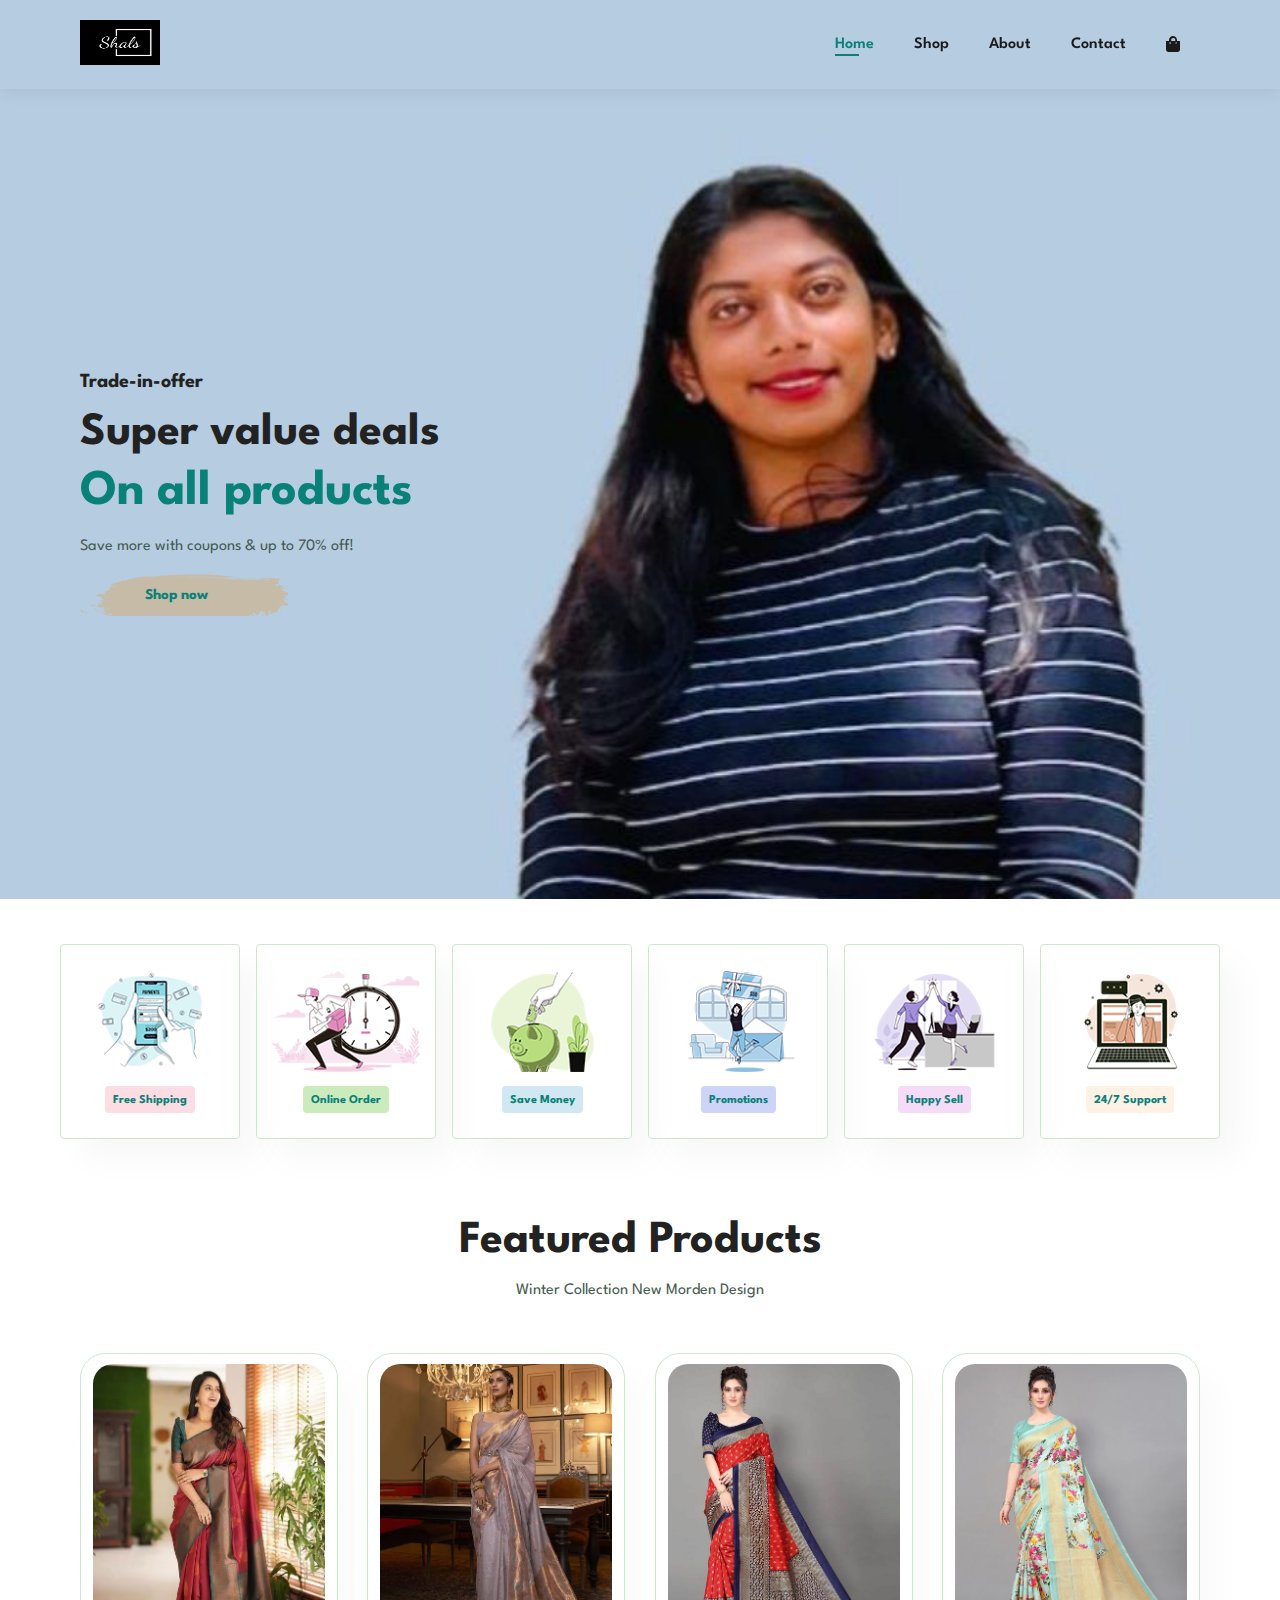
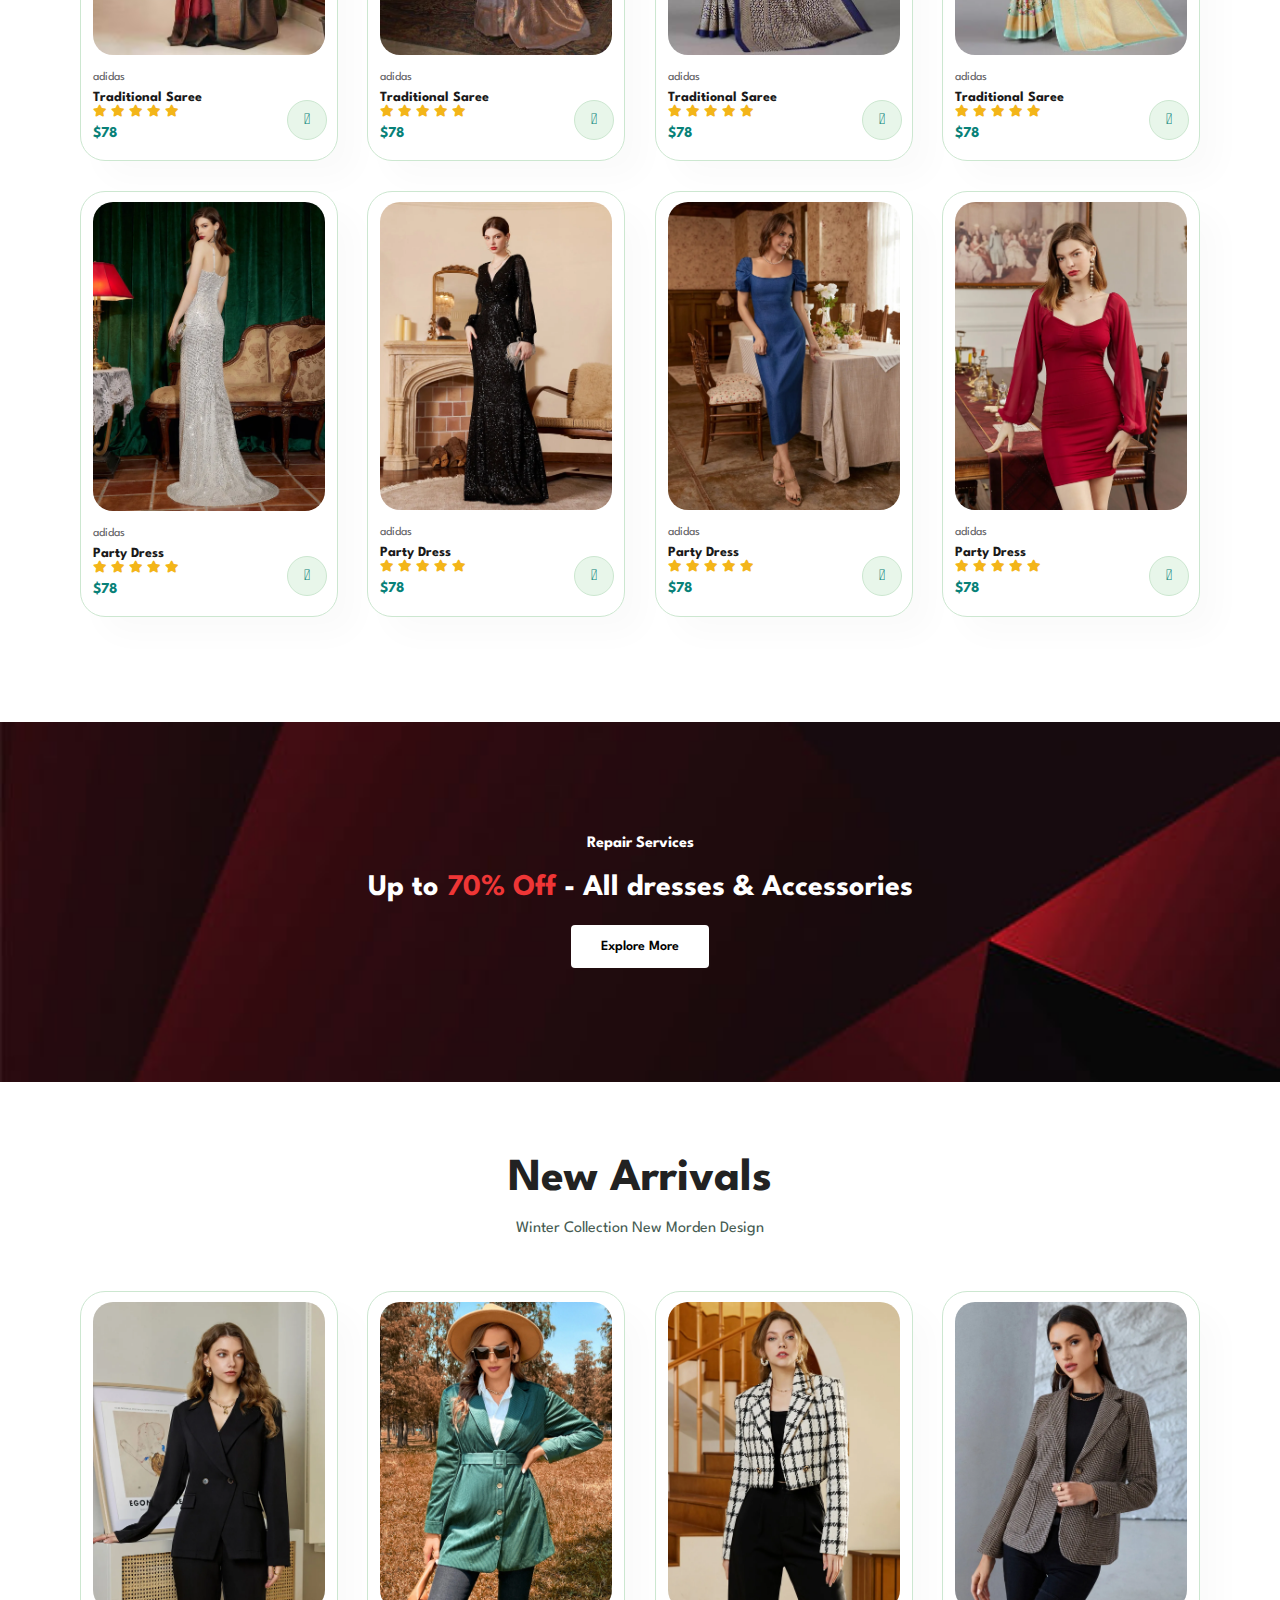
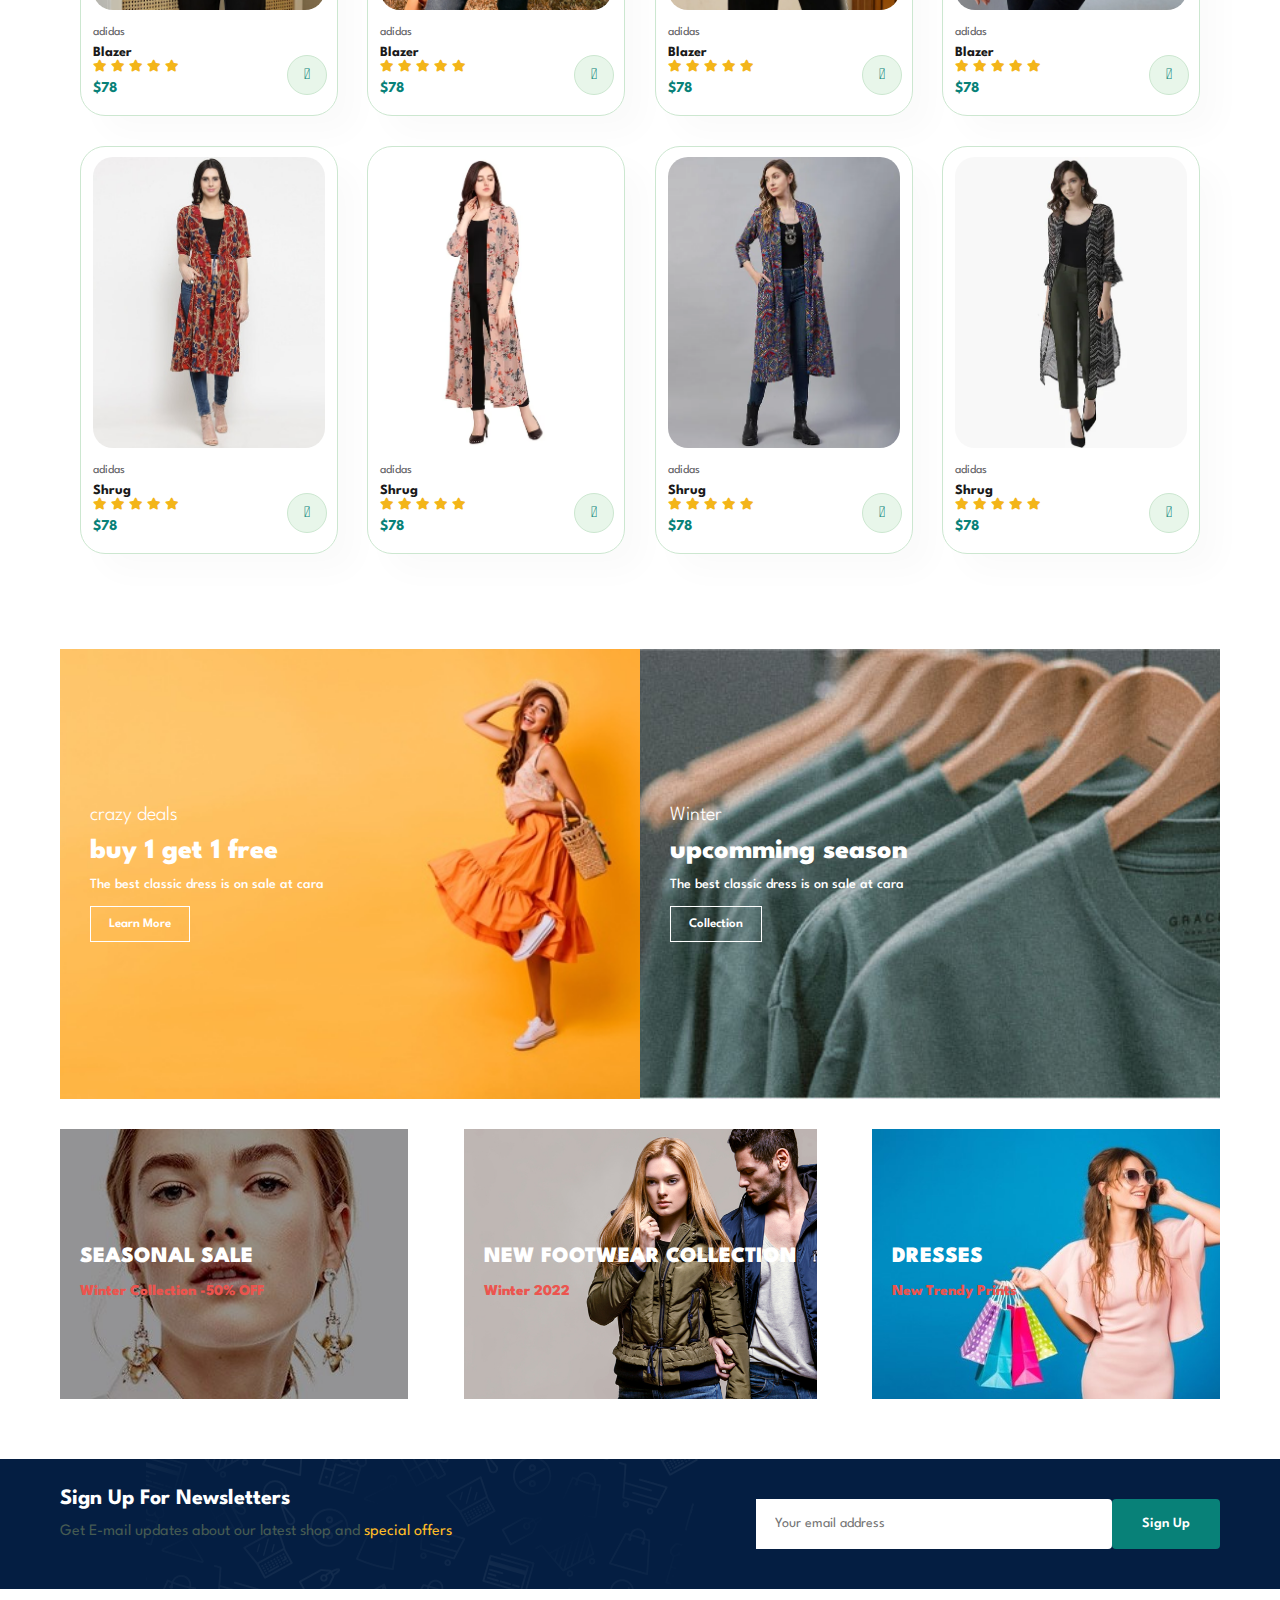
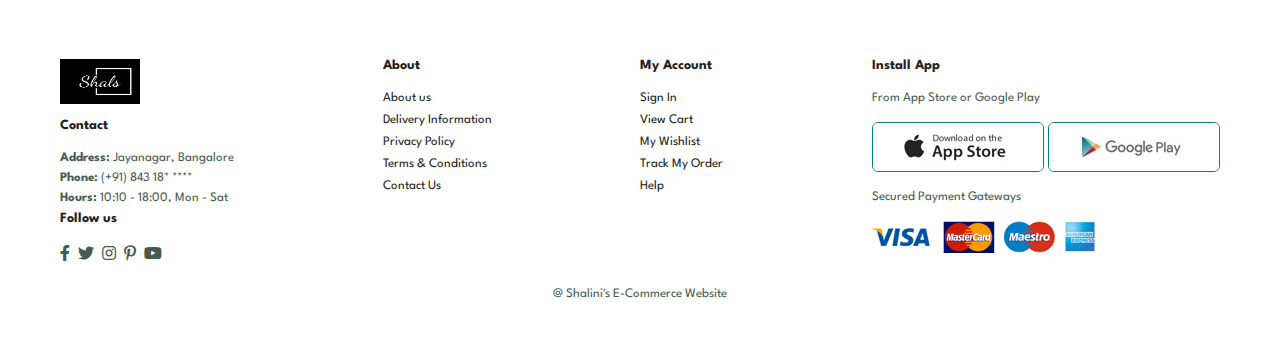
<file: index.html>
<!DOCTYPE html>
<html lang="en">
<head>
    <meta charset="UTF-8">
    <meta http-equiv="X-UA-Compatible" content="IE=edge">
    <meta name="viewport" content="width=device-width, initial-scale=1.0">
    <title>Shalini</title>
    <link rel="icon" type="image/x-icon" href="img/favicon.ico">

    <!------------------Link CSS------------------------>
    <link rel="stylesheet" href="https://use.fontawesome.com/releases/v5.15.4/css/all.css"/>

    <link rel="stylesheet" href="style.css">
</head>

<body>
    <!------------------------------Header--------------------------------------->
    <section id="header">
        <a href="#"><img src="img/logo.png" class="logo" width="80" height="45" alt=""></a>

        <div>
            <ul id="navbar">
                <li><a class="active" href="index.html">Home</a></li>
                <li><a href="shop.html">Shop</a></li>
                <li><a href="about.html">About</a></li>
                <li><a href="contact.html">Contact</a></li>
                <li><a href="cart.html"><i class="fas fa-shopping-bag "></i></a></li>
            </ul>
        </div>
        <div id="mobile">
            <a href="cart.html"><i class="fas fa-shopping-bag"></i></a>
            <i id="bar" class="fas fa-outdent"></i>
        </div>
    </section>
    <!------------------------------Hero--------------------------------------->
    <section id="hero">
        <h4>Trade-in-offer</h4>
        <h2>Super value deals</h2>
        <h1>On all products</h1>
        <p>Save more with coupons & up to 70% off! </p>
        <button>Shop now</button>
    </section>
    <!------------------------------Feature--------------------------------------->
    <section id="feature" class="section-p1">
        <div class="fe-box">
            <img src="img/features/f1.png" alt="">
            <h6>Free Shipping</h6>
        </div>
        <div class="fe-box">
            <img src="img/features/f2.png" alt="">
            <h6>Online Order</h6>
        </div>
        <div class="fe-box">
            <img src="img/features/f3.png" alt="">
            <h6>Save Money</h6>
        </div>
        <div class="fe-box">
            <img src="img/features/f4.png" alt="">
            <h6>Promotions</h6>
        </div>
        <div class="fe-box">
            <img src="img/features/f5.png" alt="">
            <h6>Happy Sell</h6>
        </div>
        <div class="fe-box">
            <img src="img/features/f6.png" alt="">
            <h6>24/7 Support</h6>
        </div>
    </section>
    <!------------------------------Product1--------------------------------------->
    <section id="product1" class="section-p1">
        <h2>Featured Products</h2>
        <p>Winter Collection New Morden Design</p>
        <div class="pro-container">
            <div class="pro">
                <img src="img/products/f1.jpg" alt="">
                <div class="des">
                    <span>adidas</span>
                    <h5>Traditional Saree</h5>
                    <div class="star">
                        <i class="fas fa-star"></i>
                        <i class="fas fa-star"></i>
                        <i class="fas fa-star"></i>
                        <i class="fas fa-star"></i>
                        <i class="fas fa-star"></i>
                    </div>
                    <h4>$78</h4>
                </div>
                <a href="#"><i class="fal fa-shopping-cart cart"></i></a>
            </div>
            <div class="pro">
                <img src="img/products/f2.jpg" alt="">
                <div class="des">
                    <span>adidas</span>
                    <h5>Traditional Saree</h5>
                    <div class="star">
                        <i class="fas fa-star"></i>
                        <i class="fas fa-star"></i>
                        <i class="fas fa-star"></i>
                        <i class="fas fa-star"></i>
                        <i class="fas fa-star"></i>
                    </div>
                    <h4>$78</h4>
                </div>
                <a href="#"><i class="fal fa-shopping-cart cart"></i></a>
            </div>
            <div class="pro">
                <img src="img/products/f3.jpg" alt="">
                <div class="des">
                    <span>adidas</span>
                    <h5>Traditional Saree</h5>
                    <div class="star">
                        <i class="fas fa-star"></i>
                        <i class="fas fa-star"></i>
                        <i class="fas fa-star"></i>
                        <i class="fas fa-star"></i>
                        <i class="fas fa-star"></i>
                    </div>
                    <h4>$78</h4>
                </div>
                <a href="#"><i class="fal fa-shopping-cart cart"></i></a>
            </div>
            <div class="pro">
                <img src="img/products/f4.jpg" alt="">
                <div class="des">
                    <span>adidas</span>
                    <h5>Traditional Saree</h5>
                    <div class="star">
                        <i class="fas fa-star"></i>
                        <i class="fas fa-star"></i>
                        <i class="fas fa-star"></i>
                        <i class="fas fa-star"></i>
                        <i class="fas fa-star"></i>
                    </div>
                    <h4>$78</h4>
                </div>
                <a href="#"><i class="fal fa-shopping-cart cart"></i></a>
            </div>
            <div class="pro">
                <img src="img/products/f5.jpg" alt="">
                <div class="des">
                    <span>adidas</span>
                    <h5>Party Dress</h5>
                    <div class="star">
                        <i class="fas fa-star"></i>
                        <i class="fas fa-star"></i>
                        <i class="fas fa-star"></i>
                        <i class="fas fa-star"></i>
                        <i class="fas fa-star"></i>
                    </div>
                    <h4>$78</h4>
                </div>
                <a href="#"><i class="fal fa-shopping-cart cart"></i></a>
            </div>
            <div class="pro">
                <img src="img/products/f6.jpg" alt="">
                <div class="des">
                    <span>adidas</span>
                    <h5>Party Dress</h5>
                    <div class="star">
                        <i class="fas fa-star"></i>
                        <i class="fas fa-star"></i>
                        <i class="fas fa-star"></i>
                        <i class="fas fa-star"></i>
                        <i class="fas fa-star"></i>
                    </div>
                    <h4>$78</h4>
                </div>
                <a href="#"><i class="fal fa-shopping-cart cart"></i></a>
            </div>
            <div class="pro">
                <img src="img/products/f7.jpg" alt="">
                <div class="des">
                    <span>adidas</span>
                    <h5>Party Dress</h5>
                    <div class="star">
                        <i class="fas fa-star"></i>
                        <i class="fas fa-star"></i>
                        <i class="fas fa-star"></i>
                        <i class="fas fa-star"></i>
                        <i class="fas fa-star"></i>
                    </div>
                    <h4>$78</h4>
                </div>
                <a href="#"><i class="fal fa-shopping-cart cart"></i></a>
            </div>
            <div class="pro">
                <img src="img/products/f8.jpg" alt="">
                <div class="des">
                    <span>adidas</span>
                    <h5>Party Dress</h5>
                    <div class="star">
                        <i class="fas fa-star"></i>
                        <i class="fas fa-star"></i>
                        <i class="fas fa-star"></i>
                        <i class="fas fa-star"></i>
                        <i class="fas fa-star"></i>
                    </div>
                    <h4>$78</h4>
                </div>
                <a href="#"><i class="fal fa-shopping-cart cart"></i></a>
            </div>
        </div>
    </section>
    <!------------------------------Banner--------------------------------------->
    <section id="banner" class="section-m1">
        <h4>Repair Services</h4>
        <h2>Up to <span>70% Off</span> - All dresses & Accessories</h2>
        <button class="normal">Explore More</button>
    </section>
    <!------------------------------Product1--------------------------------------->
    <section id="product1" class="section-p1">
        <h2>New Arrivals</h2>
        <p>Winter Collection New Morden Design</p>
        <div class="pro-container">
            <div class="pro">
                <img src="img/products/n1.jpg" alt="">
                <div class="des">
                    <span>adidas</span>
                    <h5>Blazer</h5>
                    <div class="star">
                        <i class="fas fa-star"></i>
                        <i class="fas fa-star"></i>
                        <i class="fas fa-star"></i>
                        <i class="fas fa-star"></i>
                        <i class="fas fa-star"></i>
                    </div>
                    <h4>$78</h4>
                </div>
                <a href="#"><i class="fal fa-shopping-cart cart"></i></a>
            </div>
            <div class="pro">
                <img src="img/products/n2.jpg" alt="">
                <div class="des">
                    <span>adidas</span>
                    <h5>Blazer</h5>
                    <div class="star">
                        <i class="fas fa-star"></i>
                        <i class="fas fa-star"></i>
                        <i class="fas fa-star"></i>
                        <i class="fas fa-star"></i>
                        <i class="fas fa-star"></i>
                    </div>
                    <h4>$78</h4>
                </div>
                <a href="#"><i class="fal fa-shopping-cart cart"></i></a>
            </div>
            <div class="pro">
                <img src="img/products/n3.jpg" alt="">
                <div class="des">
                    <span>adidas</span>
                    <h5>Blazer</h5>
                    <div class="star">
                        <i class="fas fa-star"></i>
                        <i class="fas fa-star"></i>
                        <i class="fas fa-star"></i>
                        <i class="fas fa-star"></i>
                        <i class="fas fa-star"></i>
                    </div>
                    <h4>$78</h4>
                </div>
                <a href="#"><i class="fal fa-shopping-cart cart"></i></a>
            </div>
            <div class="pro">
                <img src="img/products/n4.jpg" alt="">
                <div class="des">
                    <span>adidas</span>
                    <h5>Blazer</h5>
                    <div class="star">
                        <i class="fas fa-star"></i>
                        <i class="fas fa-star"></i>
                        <i class="fas fa-star"></i>
                        <i class="fas fa-star"></i>
                        <i class="fas fa-star"></i>
                    </div>
                    <h4>$78</h4>
                </div>
                <a href="#"><i class="fal fa-shopping-cart cart"></i></a>
            </div>
            <div class="pro">
                <img src="img/products/n5.jpg" alt="">
                <div class="des">
                    <span>adidas</span>
                    <h5>Shrug</h5>
                    <div class="star">
                        <i class="fas fa-star"></i>
                        <i class="fas fa-star"></i>
                        <i class="fas fa-star"></i>
                        <i class="fas fa-star"></i>
                        <i class="fas fa-star"></i>
                    </div>
                    <h4>$78</h4>
                </div>
                <a href="#"><i class="fal fa-shopping-cart cart"></i></a>
            </div>
            <div class="pro">
                <img src="img/products/n6.jpg" alt="">
                <div class="des">
                    <span>adidas</span>
                    <h5>Shrug</h5>
                    <div class="star">
                        <i class="fas fa-star"></i>
                        <i class="fas fa-star"></i>
                        <i class="fas fa-star"></i>
                        <i class="fas fa-star"></i>
                        <i class="fas fa-star"></i>
                    </div>
                    <h4>$78</h4>
                </div>
                <a href="#"><i class="fal fa-shopping-cart cart"></i></a>
            </div>
            <div class="pro">
                <img src="img/products/n7.jpg" alt="">
                <div class="des">
                    <span>adidas</span>
                    <h5>Shrug</h5>
                    <div class="star">
                        <i class="fas fa-star"></i>
                        <i class="fas fa-star"></i>
                        <i class="fas fa-star"></i>
                        <i class="fas fa-star"></i>
                        <i class="fas fa-star"></i>
                    </div>
                    <h4>$78</h4>
                </div>
                <a href="#"><i class="fal fa-shopping-cart cart"></i></a>
            </div>
            <div class="pro">
                <img src="img/products/n8.jpg" alt="">
                <div class="des">
                    <span>adidas</span>
                    <h5>Shrug</h5>
                    <div class="star">
                        <i class="fas fa-star"></i>
                        <i class="fas fa-star"></i>
                        <i class="fas fa-star"></i>
                        <i class="fas fa-star"></i>
                        <i class="fas fa-star"></i>
                    </div>
                    <h4>$78</h4>
                </div>
                <a href="#"><i class="fal fa-shopping-cart cart"></i></a>
            </div>
        </div>
    </section>
    <!------------------------------sm-banner--------------------------------------->
    <section id="sm-banner" class="section-p1">
        <div class="banner-box">
            <h4>crazy deals</h4>
            <h2>buy 1 get 1 free</h2>
            <span>The best classic dress is on sale at cara</span>
            <button class="white">Learn More</button>
        </div>
        <div class="banner-box banner-box2">
            <h4>Winter</h4>
            <h2>upcomming season</h2>
            <span>The best classic dress is on sale at cara</span>
            <button class="white">Collection</button>
        </div>
    </section>
    <!------------------------------Banner3--------------------------------------->
    <section id="banner3">
        <div class="banner-box">
            <h2>SEASONAL SALE</h2>
            <h3>Winter Collection -50% OFF</h3>
        </div>
        <div class="banner-box banner-box2">
            <h2>NEW FOOTWEAR COLLECTION</h2>
            <h3>Winter 2022</h3>
        </div>
        <div class="banner-box banner-box3">
            <h2>DRESSES</h2>
            <h3>New Trendy Prints</h3>
        </div>
    </section>
    <!------------------------------NewsLetter--------------------------------------->
    <section id="newsletter" class="section-p1 section-m1">
        <div class="newstext">
            <h4>Sign Up For Newsletters</h4>
            <p>Get E-mail updates about our latest shop and <span>special offers</span></p>
        </div>
        <div class="form">
            <input type="text" placeholder="Your email address">
            <button class="normal">Sign Up</button>
        </div>
    </section>
    <!------------------------------Footer--------------------------------------->
    <footer class="section-p1">
        <div class="col">
            <img class="logo" src="img/logo.png" width="80" height="45" alt=""> <br>
            <h4>Contact</h4>
            <p><strong>Address: </strong> Jayanagar, Bangalore</p>
            <p><strong>Phone:</strong> (+91) 843 18* ****</p>
            <p><strong>Hours:</strong> 10:10 - 18:00, Mon - Sat</p>
            <div class="follow">
                <h4>Follow us</h4>
                <div class="icon">
                    <i class="fab fa-facebook-f"></i>
                    <i class="fab fa-twitter"></i>
                    <i class="fab fa-instagram"></i>
                    <i class="fab fa-pinterest-p"></i>
                    <i class="fab fa-youtube"></i>
                </div>
            </div>
        </div>

        <div class="col">
            <h4>About</h4>
            <a href="#">About us</a>
            <a href="#">Delivery Information</a>
            <a href="#">Privacy Policy</a>
            <a href="#">Terms & Conditions</a>
            <a href="#">Contact Us</a>
        </div>

        <div class="col">
            <h4>My Account</h4>
            <a href="#">Sign In</a>
            <a href="#">View Cart</a>
            <a href="#">My Wishlist</a>
            <a href="#">Track My Order</a>
            <a href="#">Help</a>
        </div>

        <div class="col install">
            <h4>Install App</h4>
            <p>From App Store or Google Play</p>
            <div class="row">
                <img src="img/pay/app.jpg" alt="">
                <img src="img/pay/play.jpg" alt="">
            </div>
            <p>Secured Payment Gateways </p>
            <img src="img/pay/pay.png" alt="">
        </div>

        <div class="copyright">
            <p>@ Shalini's E-Commerce Website</p>
        </div>
    </footer>
    
    <script src="script.js"></script>
</body>

</html>
</file>
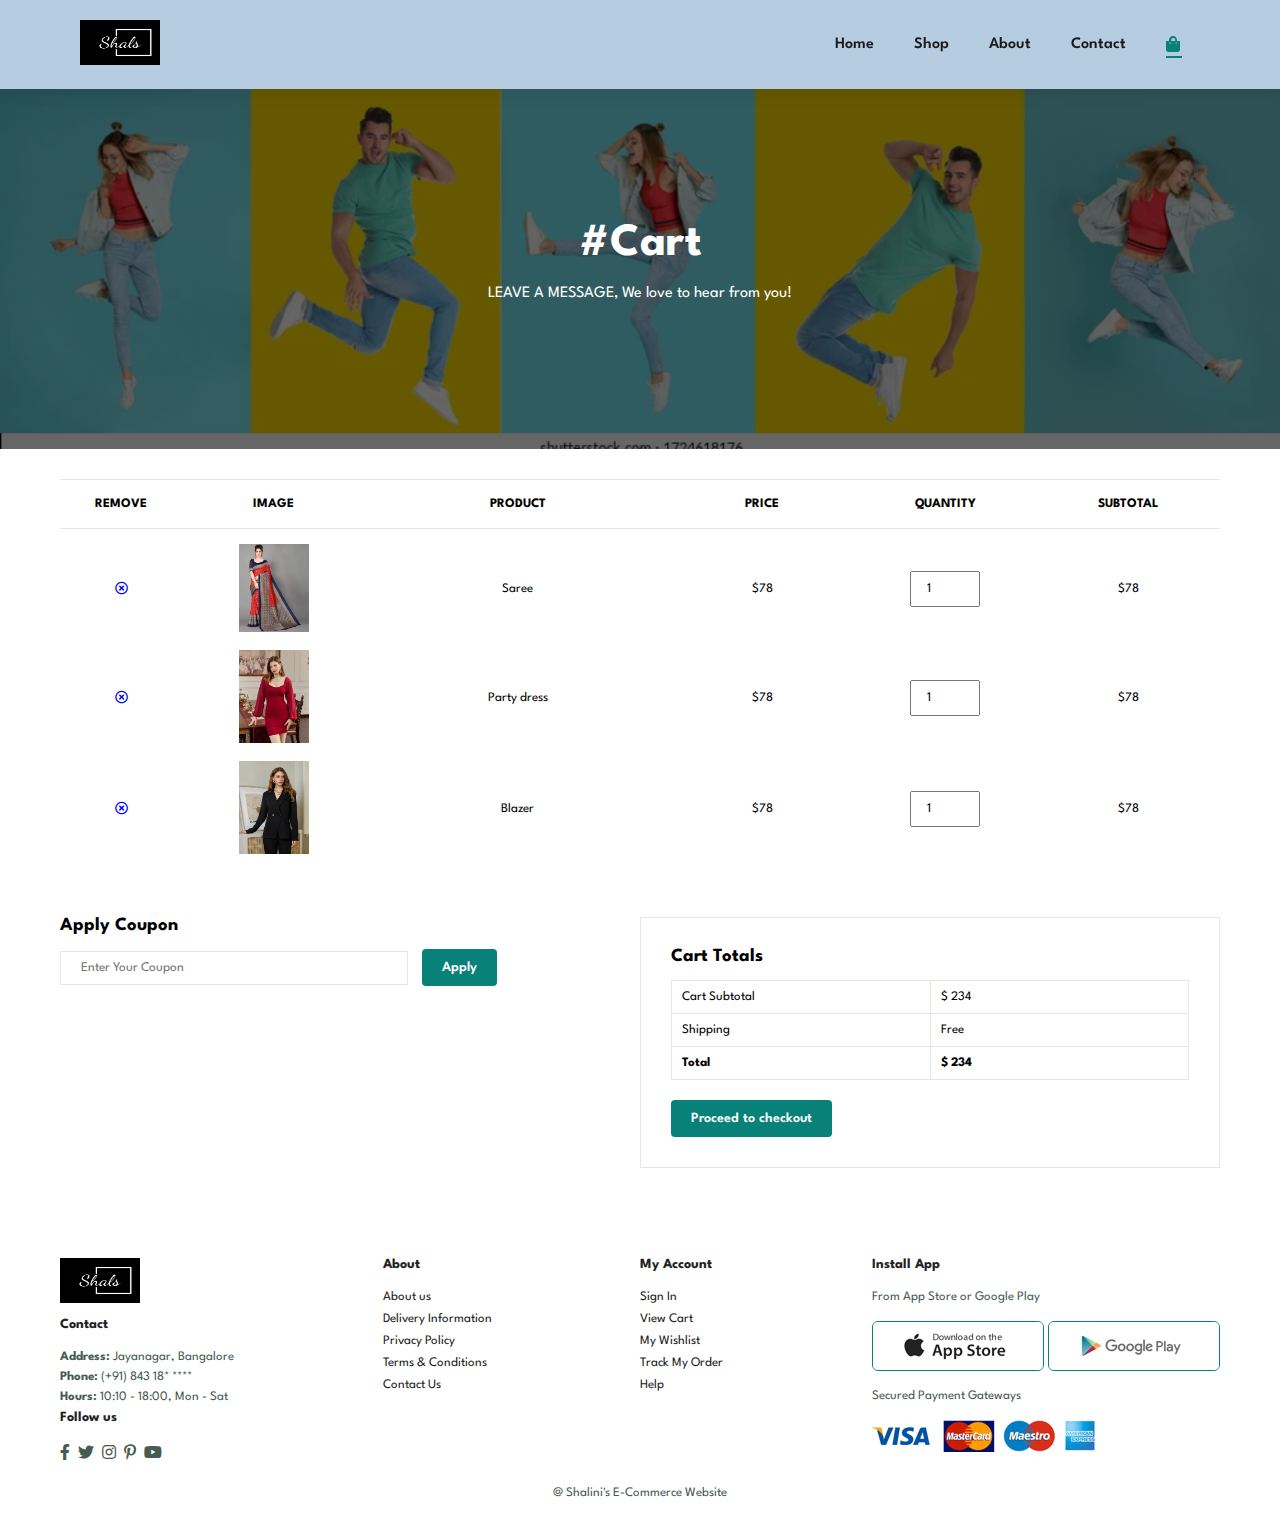
<file: cart.html>
<!DOCTYPE html>
<html lang="en">
<head>
    <meta charset="UTF-8">
    <meta http-equiv="X-UA-Compatible" content="IE=edge">
    <meta name="viewport" content="width=device-width, initial-scale=1.0">
    <title>Shalini</title>
    <link rel="icon" type="image/x-icon" href="img/favicon.ico">
    <!------------------Link CSS------------------------>
    <link rel="stylesheet" href="https://use.fontawesome.com/releases/v5.15.4/css/all.css"/>

    <link rel="stylesheet" href="style.css">
</head>

<body>
    <!------------------------------Header--------------------------------------->
    <section id="header">
        <a href="#"><img src="img/logo.png" class="logo" width="80" height="45" alt=""></a>

        <div>
            <ul id="navbar">
                <li><a  href="index.html">Home</a></li>
                <li><a  href="shop.html">Shop</a></li>
                <li><a  href="about.html">About</a></li>
                <li><a  href="contact.html">Contact</a></li>
                <li id="lg-bag"><a class="active" href="cart.html"><i class="fas fa-shopping-bag "></i></a></li>
            </ul>
        </div>
        <div id="mobile">
            <a href="cart.html"><i class="fas fa-shopping-bag"></i></a>
            <i id="bar" class="fas fa-outdent"></i>
        </div>
    </section>
    <!------------------------------Hero--------------------------------------->
    <section id="page-header" class="about-header">

        <h2>#Cart</h2>

        <p>LEAVE A MESSAGE, We love to hear from you!</p>
    </section>

    <section id="cart" class="section-p1">
        <table width="100%">
            <thead>
                <tr>
                    <td>Remove</td>
                    <td>Image</td>
                    <td>Product</td>
                    <td>Price</td>
                    <td>Quantity</td>
                    <td>Subtotal</td>
                </tr>
            </thead>
            <tbody>
                <tr>
                    <td><a href="#"><i class="far fa-times-circle"></i></a></td>
                    <td><img src="img/products/f3.jpg" alt=""></td>
                    <td>Saree</td>
                    <td>$78</td>
                    <td><input type="number" value="1"></td>
                    <td>$78</td>
                </tr>
                <tr>
                    <td><a href="#"><i class="far fa-times-circle"></i></a></td>
                    <td><img src="img/products/f8.jpg" alt=""></td>
                    <td>Party dress</td>
                    <td>$78</td>
                    <td><input type="number" value="1"></td>
                    <td>$78</td>
                </tr>
                <tr>
                    <td><a href="#"><i class="far fa-times-circle"></i></a></td>
                    <td><img src="img/products/n1.jpg" alt=""></td>
                    <td>Blazer</td>
                    <td>$78</td>
                    <td><input type="number" value="1"></td>
                    <td>$78</td>
                </tr>
            </tbody>
        </table>
    </section>

    <section id="cart-add" class="section-p1">
        <div id="coupon">
            <h3>Apply Coupon</h3>
            <div>
                <input type="text" placeholder="Enter Your Coupon">
                <button class="normal">Apply</button>
            </div>
        </div>

        <div id="subtotal">
            <h3>Cart Totals</h3>
            <table>
                <tr>
                    <td>Cart Subtotal</td>
                    <td>$ 234</td>
                </tr>
                <tr>
                    <td>Shipping</td>
                    <td>Free</td>
                </tr>
                <tr>
                    <td><strong>Total</strong></td>
                    <td><strong>$ 234</strong></td>
                </tr>
            </table>
            <button class="normal">Proceed to checkout</button>
        </div>
    </section>
    <!------------------------------Footer--------------------------------------->
    <footer class="section-p1">
        <div class="col">
            <img class="logo" src="img/logo.png" width="80" height="45" alt=""> <br>
            <h4>Contact</h4>
            <p><strong>Address: </strong> Jayanagar, Bangalore</p>
            <p><strong>Phone:</strong> (+91) 843 18* ****</p>
            <p><strong>Hours:</strong> 10:10 - 18:00, Mon - Sat</p>
            <div class="follow">
                <h4>Follow us</h4>
                <div class="icon">
                    <i class="fab fa-facebook-f"></i>
                    <i class="fab fa-twitter"></i>
                    <i class="fab fa-instagram"></i>
                    <i class="fab fa-pinterest-p"></i>
                    <i class="fab fa-youtube"></i>
                </div>
            </div>
        </div>

        <div class="col">
            <h4>About</h4>
            <a href="#">About us</a>
            <a href="#">Delivery Information</a>
            <a href="#">Privacy Policy</a>
            <a href="#">Terms & Conditions</a>
            <a href="#">Contact Us</a>
        </div>

        <div class="col">
            <h4>My Account</h4>
            <a href="#">Sign In</a>
            <a href="#">View Cart</a>
            <a href="#">My Wishlist</a>
            <a href="#">Track My Order</a>
            <a href="#">Help</a>
        </div>

        <div class="col install">
            <h4>Install App</h4>
            <p>From App Store or Google Play</p>
            <div class="row">
                <img src="img/pay/app.jpg" alt="">
                <img src="img/pay/play.jpg" alt="">
            </div>
            <p>Secured Payment Gateways </p>
            <img src="img/pay/pay.png" alt="">
        </div>

        <div class="copyright">
            <p>@ Shalini's E-Commerce Website</p>
        </div>
    </footer>
    
    <script src="script.js"></script>
</body>

</html>
</file>
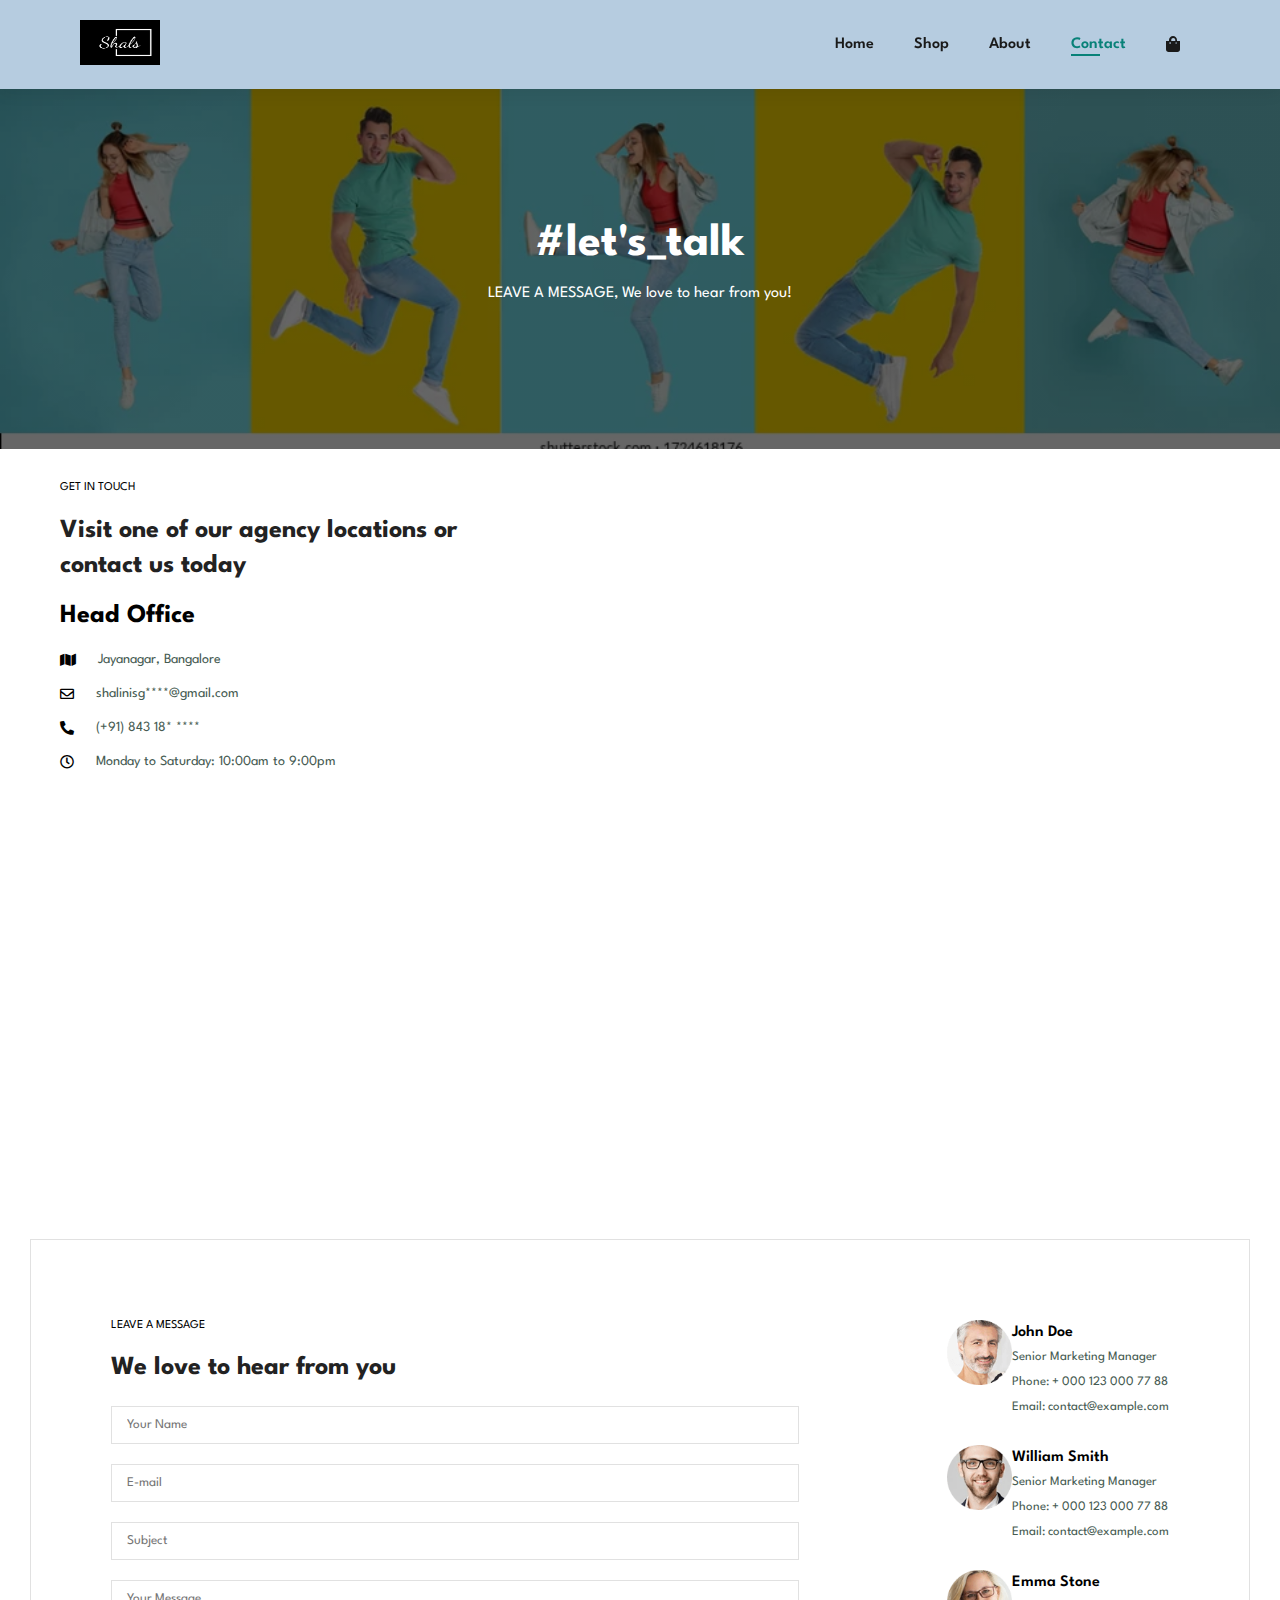
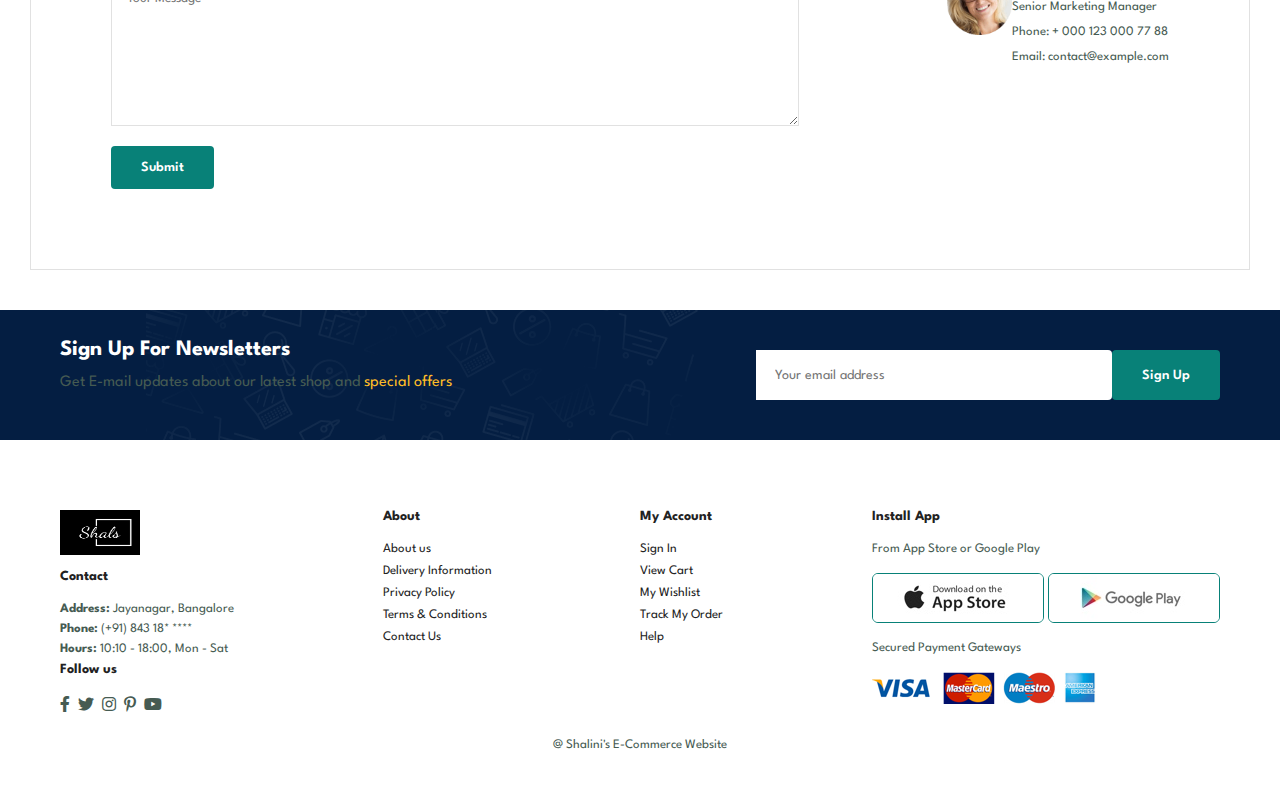
<file: contact.html>
<!DOCTYPE html>
<html lang="en">
<head>
    <meta charset="UTF-8">
    <meta http-equiv="X-UA-Compatible" content="IE=edge">
    <meta name="viewport" content="width=device-width, initial-scale=1.0">
    <title>Shalini</title>
    <link rel="icon" type="image/x-icon" href="img/favicon.ico">
    <!------------------Link CSS------------------------>
    <link rel="stylesheet" href="https://use.fontawesome.com/releases/v5.15.4/css/all.css"/>

    <link rel="stylesheet" href="style.css">
</head>

<body>
    <!------------------------------Header--------------------------------------->
    <section id="header">
        <a href="#"><img src="img/logo.png" class="logo" width="80" height="45" alt=""></a>

        <div>
            <ul id="navbar">
                <li><a  href="index.html">Home</a></li>
                <li><a  href="shop.html">Shop</a></li>
                <li><a  href="about.html">About</a></li>
                <li><a class="active" href="contact.html">Contact</a></li>
                <li><a href="cart.html"><i class="fas fa-shopping-bag "></i></a></li>
            </ul>
        </div>
        <div id="mobile">
            <a href="cart.html"><i class="fas fa-shopping-bag"></i></a>
            <i id="bar" class="fas fa-outdent"></i>
        </div>
    </section>
    <!------------------------------Hero--------------------------------------->
    <section id="page-header" class="about-header">

        <h2>#let's_talk</h2>

        <p>LEAVE A MESSAGE, We love to hear from you!</p>
    </section>

    <section id="contact-details" class="section-p1">
        <div class="details">
            <span>GET IN TOUCH</span>
            <h2>Visit one of our agency locations or contact us today</h2>
            <h3>Head Office</h3>
            <div>
                <li>
                    <i class="fa fa-map"></i>
                    <p>Jayanagar, Bangalore</p>
                </li>
                <li>
                    <i class="far fa-envelope"></i>
                    <p>shalinisg****@gmail.com</p>
                </li>
                <li>
                    <i class="fas fa-phone-alt"></i>
                    <p>(+91) 843 18* ****</p>
                </li>
                <li>
                    <i class="far fa-clock"></i>
                    <p>Monday to Saturday: 10:00am to 9:00pm</p>
                </li>
            </div>
            <div class="map">
                <iframe 
                    src="https://www.google.com/maps/embed?pb=!1m18!1m12!1m3!1d3888.8058531576476!2d77.5830498!3d12.9201964!2m3!1f0!2f0!3f0!3m2!1i1024!2i768!4f13.1!3m3!1m2!1s0x3bae15756c1b1ef9%3A0xe05820490e85e1bf!2s5th%20Block%2C%20Jayanagar%2C%20Bengaluru%2C%20Karnataka%20560041!5e0!3m2!1sen!2sin!4v1680329700721!5m2!1sen!2sin" 
                    width="600" height="450" style="border:0;" allowfullscreen="" loading="lazy" referrerpolicy="no-referrer-when-downgrade">
                </iframe>
            </div>
        </div>
    </section>

    <section id="form-details">
        <form action="">
            <span>LEAVE A MESSAGE</span>
            <h2>We love to hear from you</h2>
            <input type="text" placeholder="Your Name">
            <input type="text" placeholder="E-mail">
            <input type="text" placeholder="Subject">
            <textarea name="" id="" cols="30" rows="10" placeholder="Your Message"></textarea>
            <button class="normal">Submit</button>
        </form>

        <div class="people">
            <div>
                <img src="img/people/1.png" alt="">
                <p><span>John Doe</span> Senior Marketing Manager <br> Phone: + 000 123 
                000 77 88 <br>Email: contact@example.com</p>
            </div>
            <div>
                <img src="img/people/2.png" alt="">
                <p><span>William Smith</span> Senior Marketing Manager <br> Phone: + 000 123 
                000 77 88 <br>Email: contact@example.com</p>
            </div>
            <div>
                <img src="img/people/3.png" alt="">
                <p><span>Emma Stone</span> Senior Marketing Manager <br> Phone: + 000 123 
                000 77 88 <br>Email: contact@example.com</p>
            </div>
        </div>
    </section>

    <!------------------------------NewsLetter--------------------------------------->
    <section id="newsletter" class="section-p1 section-m1">
        <div class="newstext">
            <h4>Sign Up For Newsletters</h4>
            <p>Get E-mail updates about our latest shop and <span>special offers</span></p>
        </div>
        <div class="form">
            <input type="text" placeholder="Your email address">
            <button class="normal">Sign Up</button>
        </div>
    </section>
    <!------------------------------Footer--------------------------------------->
    <footer class="section-p1">
        <div class="col">
            <img class="logo" src="img/logo.png" width="80" height="45" alt=""> <br>
            <h4>Contact</h4>
            <p><strong>Address: </strong> Jayanagar, Bangalore</p>
            <p><strong>Phone:</strong> (+91) 843 18* ****</p>
            <p><strong>Hours:</strong> 10:10 - 18:00, Mon - Sat</p>
            <div class="follow">
                <h4>Follow us</h4>
                <div class="icon">
                    <i class="fab fa-facebook-f"></i>
                    <i class="fab fa-twitter"></i>
                    <i class="fab fa-instagram"></i>
                    <i class="fab fa-pinterest-p"></i>
                    <i class="fab fa-youtube"></i>
                </div>
            </div>
        </div>

        <div class="col">
            <h4>About</h4>
            <a href="#">About us</a>
            <a href="#">Delivery Information</a>
            <a href="#">Privacy Policy</a>
            <a href="#">Terms & Conditions</a>
            <a href="#">Contact Us</a>
        </div>

        <div class="col">
            <h4>My Account</h4>
            <a href="#">Sign In</a>
            <a href="#">View Cart</a>
            <a href="#">My Wishlist</a>
            <a href="#">Track My Order</a>
            <a href="#">Help</a>
        </div>

        <div class="col install">
            <h4>Install App</h4>
            <p>From App Store or Google Play</p>
            <div class="row">
                <img src="img/pay/app.jpg" alt="">
                <img src="img/pay/play.jpg" alt="">
            </div>
            <p>Secured Payment Gateways </p>
            <img src="img/pay/pay.png" alt="">
        </div>

        <div class="copyright">
            <p>@ Shalini's E-Commerce Website</p>
        </div>
    </footer>
    
    <script src="script.js"></script>
</body>

</html>
</file>
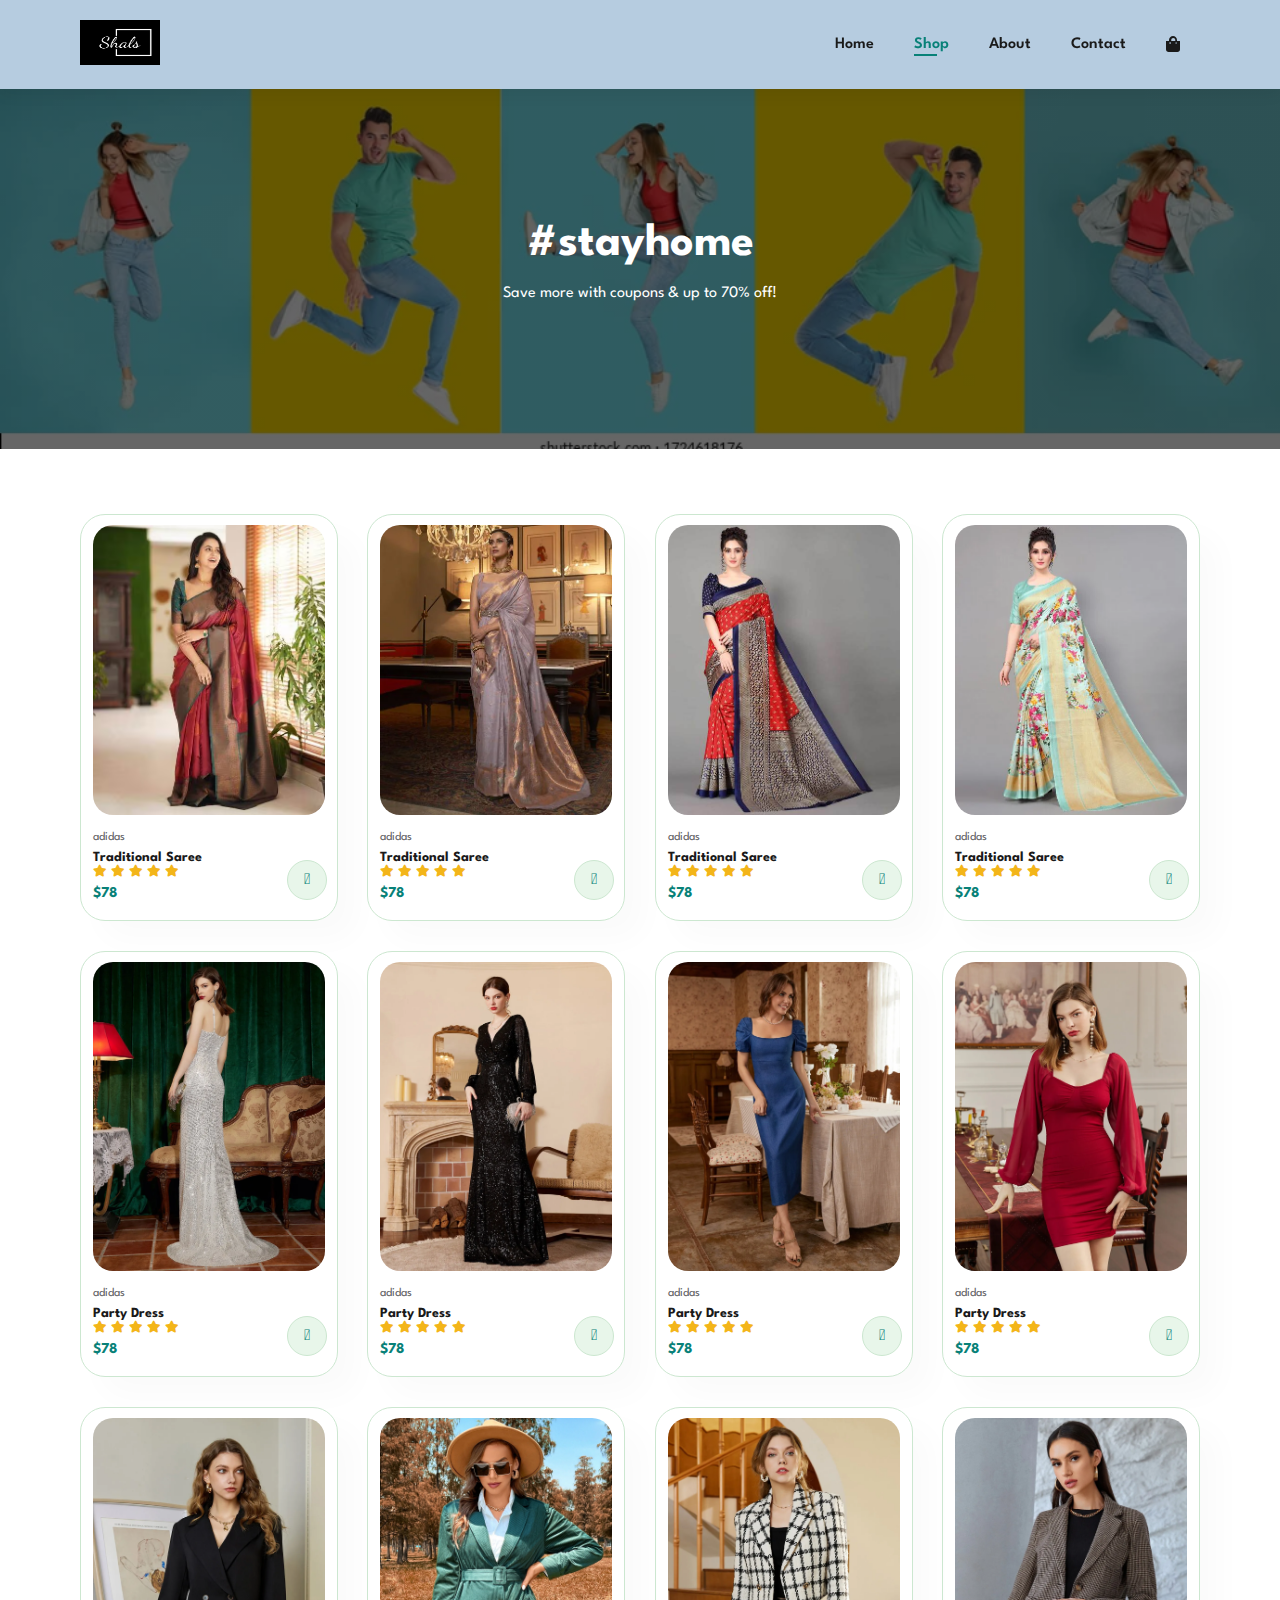
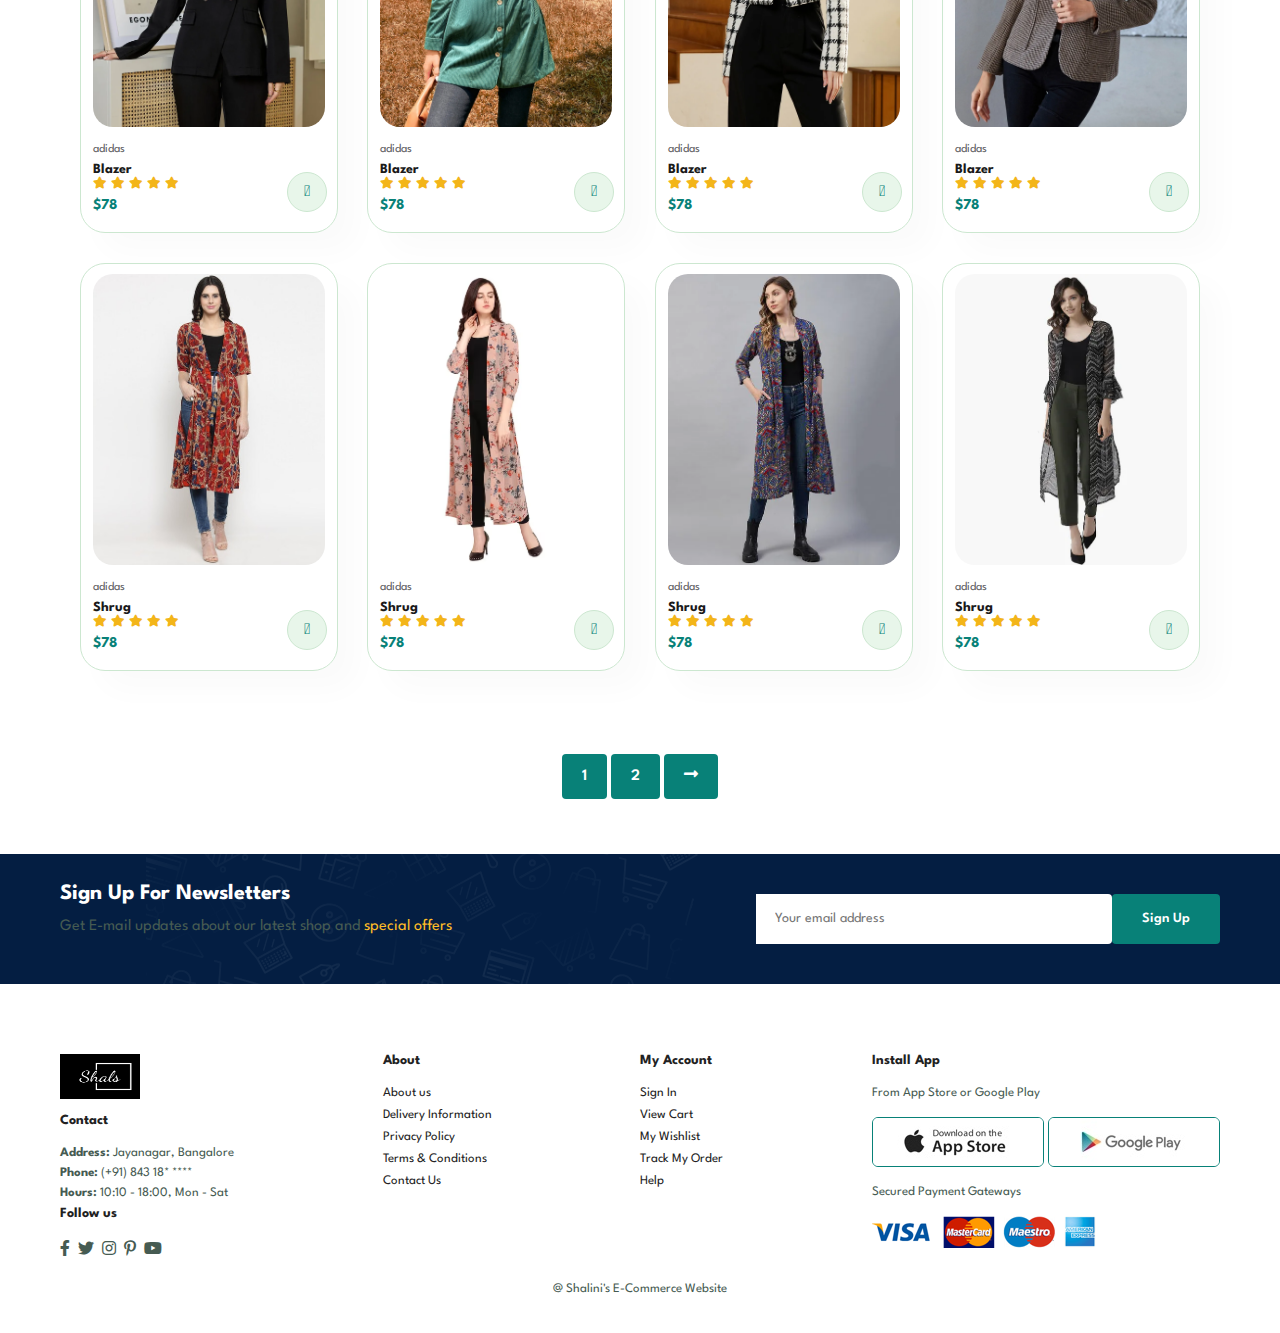
<file: shop.html>
<!DOCTYPE html>
<html lang="en">
<head>
    <meta charset="UTF-8">
    <meta http-equiv="X-UA-Compatible" content="IE=edge">
    <meta name="viewport" content="width=device-width, initial-scale=1.0">
    <title>Shalini</title>
    <link rel="icon" type="image/x-icon" href="img/favicon.ico">
    <!------------------Link CSS------------------------>
    <link rel="stylesheet" href="https://use.fontawesome.com/releases/v5.15.4/css/all.css"/>

    <link rel="stylesheet" href="style.css">
</head>

<body>
    <!------------------------------Header--------------------------------------->
    <section id="header">
        <a href="#"><img src="img/logo.png" class="logo" width="80" height="45" alt=""></a>

        <div>
            <ul id="navbar">
                <li><a  href="index.html">Home</a></li>
                <li><a class="active" href="shop.html">Shop</a></li>
                <li><a href="about.html">About</a></li>
                <li><a href="contact.html">Contact</a></li>
                <li><a href="cart.html"><i class="fas fa-shopping-bag "></i></a></li>
            </ul>
        </div>
        <div id="mobile">
            <a href="cart.html"><i class="fas fa-shopping-bag"></i></a>
            <i id="bar" class="fas fa-outdent"></i>
        </div>
    </section>
    <!------------------------------Hero--------------------------------------->
    <section id="page-header">

        <h2>#stayhome</h2>

        <p>Save more with coupons & up to 70% off! </p>
    </section>
    <!------------------------------Product1--------------------------------------->
    <section id="product1" class="section-p1">

        <div class="pro-container">
            <div class="pro" onclick="window.location.href='sproduct.html';">
                <img src="img/products/f1.jpg" alt="">
                <div class="des">
                    <span>adidas</span>
                    <h5>Traditional Saree</h5>
                    <div class="star">
                        <i class="fas fa-star"></i>
                        <i class="fas fa-star"></i>
                        <i class="fas fa-star"></i>
                        <i class="fas fa-star"></i>
                        <i class="fas fa-star"></i>
                    </div>
                    <h4>$78</h4>
                </div>
                <a href="#"><i class="fal fa-shopping-cart cart"></i></a>
            </div>
            <div class="pro">
                <img src="img/products/f2.jpg" alt="">
                <div class="des">
                    <span>adidas</span>
                    <h5>Traditional Saree</h5>
                    <div class="star">
                        <i class="fas fa-star"></i>
                        <i class="fas fa-star"></i>
                        <i class="fas fa-star"></i>
                        <i class="fas fa-star"></i>
                        <i class="fas fa-star"></i>
                    </div>
                    <h4>$78</h4>
                </div>
                <a href="#"><i class="fal fa-shopping-cart cart"></i></a>
            </div>
            <div class="pro">
                <img src="img/products/f3.jpg" alt="">
                <div class="des">
                    <span>adidas</span>
                    <h5>Traditional Saree</h5>
                    <div class="star">
                        <i class="fas fa-star"></i>
                        <i class="fas fa-star"></i>
                        <i class="fas fa-star"></i>
                        <i class="fas fa-star"></i>
                        <i class="fas fa-star"></i>
                    </div>
                    <h4>$78</h4>
                </div>
                <a href="#"><i class="fal fa-shopping-cart cart"></i></a>
            </div>
            <div class="pro">
                <img src="img/products/f4.jpg" alt="">
                <div class="des">
                    <span>adidas</span>
                    <h5>Traditional Saree</h5>
                    <div class="star">
                        <i class="fas fa-star"></i>
                        <i class="fas fa-star"></i>
                        <i class="fas fa-star"></i>
                        <i class="fas fa-star"></i>
                        <i class="fas fa-star"></i>
                    </div>
                    <h4>$78</h4>
                </div>
                <a href="#"><i class="fal fa-shopping-cart cart"></i></a>
            </div>
            <div class="pro">
                <img src="img/products/f5.jpg" alt="">
                <div class="des">
                    <span>adidas</span>
                    <h5>Party Dress</h5>
                    <div class="star">
                        <i class="fas fa-star"></i>
                        <i class="fas fa-star"></i>
                        <i class="fas fa-star"></i>
                        <i class="fas fa-star"></i>
                        <i class="fas fa-star"></i>
                    </div>
                    <h4>$78</h4>
                </div>
                <a href="#"><i class="fal fa-shopping-cart cart"></i></a>
            </div>
            <div class="pro">
                <img src="img/products/f6.jpg" alt="">
                <div class="des">
                    <span>adidas</span>
                    <h5>Party Dress</h5>
                    <div class="star">
                        <i class="fas fa-star"></i>
                        <i class="fas fa-star"></i>
                        <i class="fas fa-star"></i>
                        <i class="fas fa-star"></i>
                        <i class="fas fa-star"></i>
                    </div>
                    <h4>$78</h4>
                </div>
                <a href="#"><i class="fal fa-shopping-cart cart"></i></a>
            </div>
            <div class="pro">
                <img src="img/products/f7.jpg" alt="">
                <div class="des">
                    <span>adidas</span>
                    <h5>Party Dress</h5>
                    <div class="star">
                        <i class="fas fa-star"></i>
                        <i class="fas fa-star"></i>
                        <i class="fas fa-star"></i>
                        <i class="fas fa-star"></i>
                        <i class="fas fa-star"></i>
                    </div>
                    <h4>$78</h4>
                </div>
                <a href="#"><i class="fal fa-shopping-cart cart"></i></a>
            </div>
            <div class="pro">
                <img src="img/products/f8.jpg" alt="">
                <div class="des">
                    <span>adidas</span>
                    <h5>Party Dress</h5>
                    <div class="star">
                        <i class="fas fa-star"></i>
                        <i class="fas fa-star"></i>
                        <i class="fas fa-star"></i>
                        <i class="fas fa-star"></i>
                        <i class="fas fa-star"></i>
                    </div>
                    <h4>$78</h4>
                </div>
                <a href="#"><i class="fal fa-shopping-cart cart"></i></a>
            </div>
        
            <div class="pro">
                <img src="img/products/n1.jpg" alt="">
                <div class="des">
                    <span>adidas</span>
                    <h5>Blazer</h5>
                    <div class="star">
                        <i class="fas fa-star"></i>
                        <i class="fas fa-star"></i>
                        <i class="fas fa-star"></i>
                        <i class="fas fa-star"></i>
                        <i class="fas fa-star"></i>
                    </div>
                    <h4>$78</h4>
                </div>
                <a href="#"><i class="fal fa-shopping-cart cart"></i></a>
            </div>
            <div class="pro">
                <img src="img/products/n2.jpg" alt="">
                <div class="des">
                    <span>adidas</span>
                    <h5>Blazer</h5>
                    <div class="star">
                        <i class="fas fa-star"></i>
                        <i class="fas fa-star"></i>
                        <i class="fas fa-star"></i>
                        <i class="fas fa-star"></i>
                        <i class="fas fa-star"></i>
                    </div>
                    <h4>$78</h4>
                </div>
                <a href="#"><i class="fal fa-shopping-cart cart"></i></a>
            </div>
            <div class="pro">
                <img src="img/products/n3.jpg" alt="">
                <div class="des">
                    <span>adidas</span>
                    <h5>Blazer</h5>
                    <div class="star">
                        <i class="fas fa-star"></i>
                        <i class="fas fa-star"></i>
                        <i class="fas fa-star"></i>
                        <i class="fas fa-star"></i>
                        <i class="fas fa-star"></i>
                    </div>
                    <h4>$78</h4>
                </div>
                <a href="#"><i class="fal fa-shopping-cart cart"></i></a>
            </div>
            <div class="pro">
                <img src="img/products/n4.jpg" alt="">
                <div class="des">
                    <span>adidas</span>
                    <h5>Blazer</h5>
                    <div class="star">
                        <i class="fas fa-star"></i>
                        <i class="fas fa-star"></i>
                        <i class="fas fa-star"></i>
                        <i class="fas fa-star"></i>
                        <i class="fas fa-star"></i>
                    </div>
                    <h4>$78</h4>
                </div>
                <a href="#"><i class="fal fa-shopping-cart cart"></i></a>
            </div>
            <div class="pro">
                <img src="img/products/n5.jpg" alt="">
                <div class="des">
                    <span>adidas</span>
                    <h5>Shrug</h5>
                    <div class="star">
                        <i class="fas fa-star"></i>
                        <i class="fas fa-star"></i>
                        <i class="fas fa-star"></i>
                        <i class="fas fa-star"></i>
                        <i class="fas fa-star"></i>
                    </div>
                    <h4>$78</h4>
                </div>
                <a href="#"><i class="fal fa-shopping-cart cart"></i></a>
            </div>
            <div class="pro">
                <img src="img/products/n6.jpg" alt="">
                <div class="des">
                    <span>adidas</span>
                    <h5>Shrug</h5>
                    <div class="star">
                        <i class="fas fa-star"></i>
                        <i class="fas fa-star"></i>
                        <i class="fas fa-star"></i>
                        <i class="fas fa-star"></i>
                        <i class="fas fa-star"></i>
                    </div>
                    <h4>$78</h4>
                </div>
                <a href="#"><i class="fal fa-shopping-cart cart"></i></a>
            </div>
            <div class="pro">
                <img src="img/products/n7.jpg" alt="">
                <div class="des">
                    <span>adidas</span>
                    <h5>Shrug</h5>
                    <div class="star">
                        <i class="fas fa-star"></i>
                        <i class="fas fa-star"></i>
                        <i class="fas fa-star"></i>
                        <i class="fas fa-star"></i>
                        <i class="fas fa-star"></i>
                    </div>
                    <h4>$78</h4>
                </div>
                <a href="#"><i class="fal fa-shopping-cart cart"></i></a>
            </div>
            <div class="pro">
                <img src="img/products/n8.jpg" alt="">
                <div class="des">
                    <span>adidas</span>
                    <h5>Shrug</h5>
                    <div class="star">
                        <i class="fas fa-star"></i>
                        <i class="fas fa-star"></i>
                        <i class="fas fa-star"></i>
                        <i class="fas fa-star"></i>
                        <i class="fas fa-star"></i>
                    </div>
                    <h4>$78</h4>
                </div>
                <a href="#"><i class="fal fa-shopping-cart cart"></i></a>
            </div>
        </div>
    </section>

    <section id="pagination" class="section-p1">
        <a href="#">1</a>
        <a href="#">2</a>
        <a href="#"><i class="fas fa-long-arrow-alt-right"></i></a>
    </section>
    <!------------------------------NewsLetter--------------------------------------->
    <section id="newsletter" class="section-p1 section-m1">
        <div class="newstext">
            <h4>Sign Up For Newsletters</h4>
            <p>Get E-mail updates about our latest shop and <span>special offers</span></p>
        </div>
        <div class="form">
            <input type="text" placeholder="Your email address">
            <button class="normal">Sign Up</button>
        </div>
    </section>
    <!------------------------------Footer--------------------------------------->
    <footer class="section-p1">
        <div class="col">
            <img class="logo" src="img/logo.png" width="80" height="45" alt=""> <br>
            <h4>Contact</h4>
            <p><strong>Address: </strong> Jayanagar, Bangalore</p>
            <p><strong>Phone:</strong> (+91) 843 18* ****</p>
            <p><strong>Hours:</strong> 10:10 - 18:00, Mon - Sat</p>
            <div class="follow">
                <h4>Follow us</h4>
                <div class="icon">
                    <i class="fab fa-facebook-f"></i>
                    <i class="fab fa-twitter"></i>
                    <i class="fab fa-instagram"></i>
                    <i class="fab fa-pinterest-p"></i>
                    <i class="fab fa-youtube"></i>
                </div>
            </div>
        </div>

        <div class="col">
            <h4>About</h4>
            <a href="#">About us</a>
            <a href="#">Delivery Information</a>
            <a href="#">Privacy Policy</a>
            <a href="#">Terms & Conditions</a>
            <a href="#">Contact Us</a>
        </div>

        <div class="col">
            <h4>My Account</h4>
            <a href="#">Sign In</a>
            <a href="#">View Cart</a>
            <a href="#">My Wishlist</a>
            <a href="#">Track My Order</a>
            <a href="#">Help</a>
        </div>

        <div class="col install">
            <h4>Install App</h4>
            <p>From App Store or Google Play</p>
            <div class="row">
                <img src="img/pay/app.jpg" alt="">
                <img src="img/pay/play.jpg" alt="">
            </div>
            <p>Secured Payment Gateways </p>
            <img src="img/pay/pay.png" alt="">
        </div>

        <div class="copyright">
            <p>@ Shalini's E-Commerce Website</p>
        </div>
    </footer>
    
    <script src="script.js"></script>
</body>

</html>
</file>
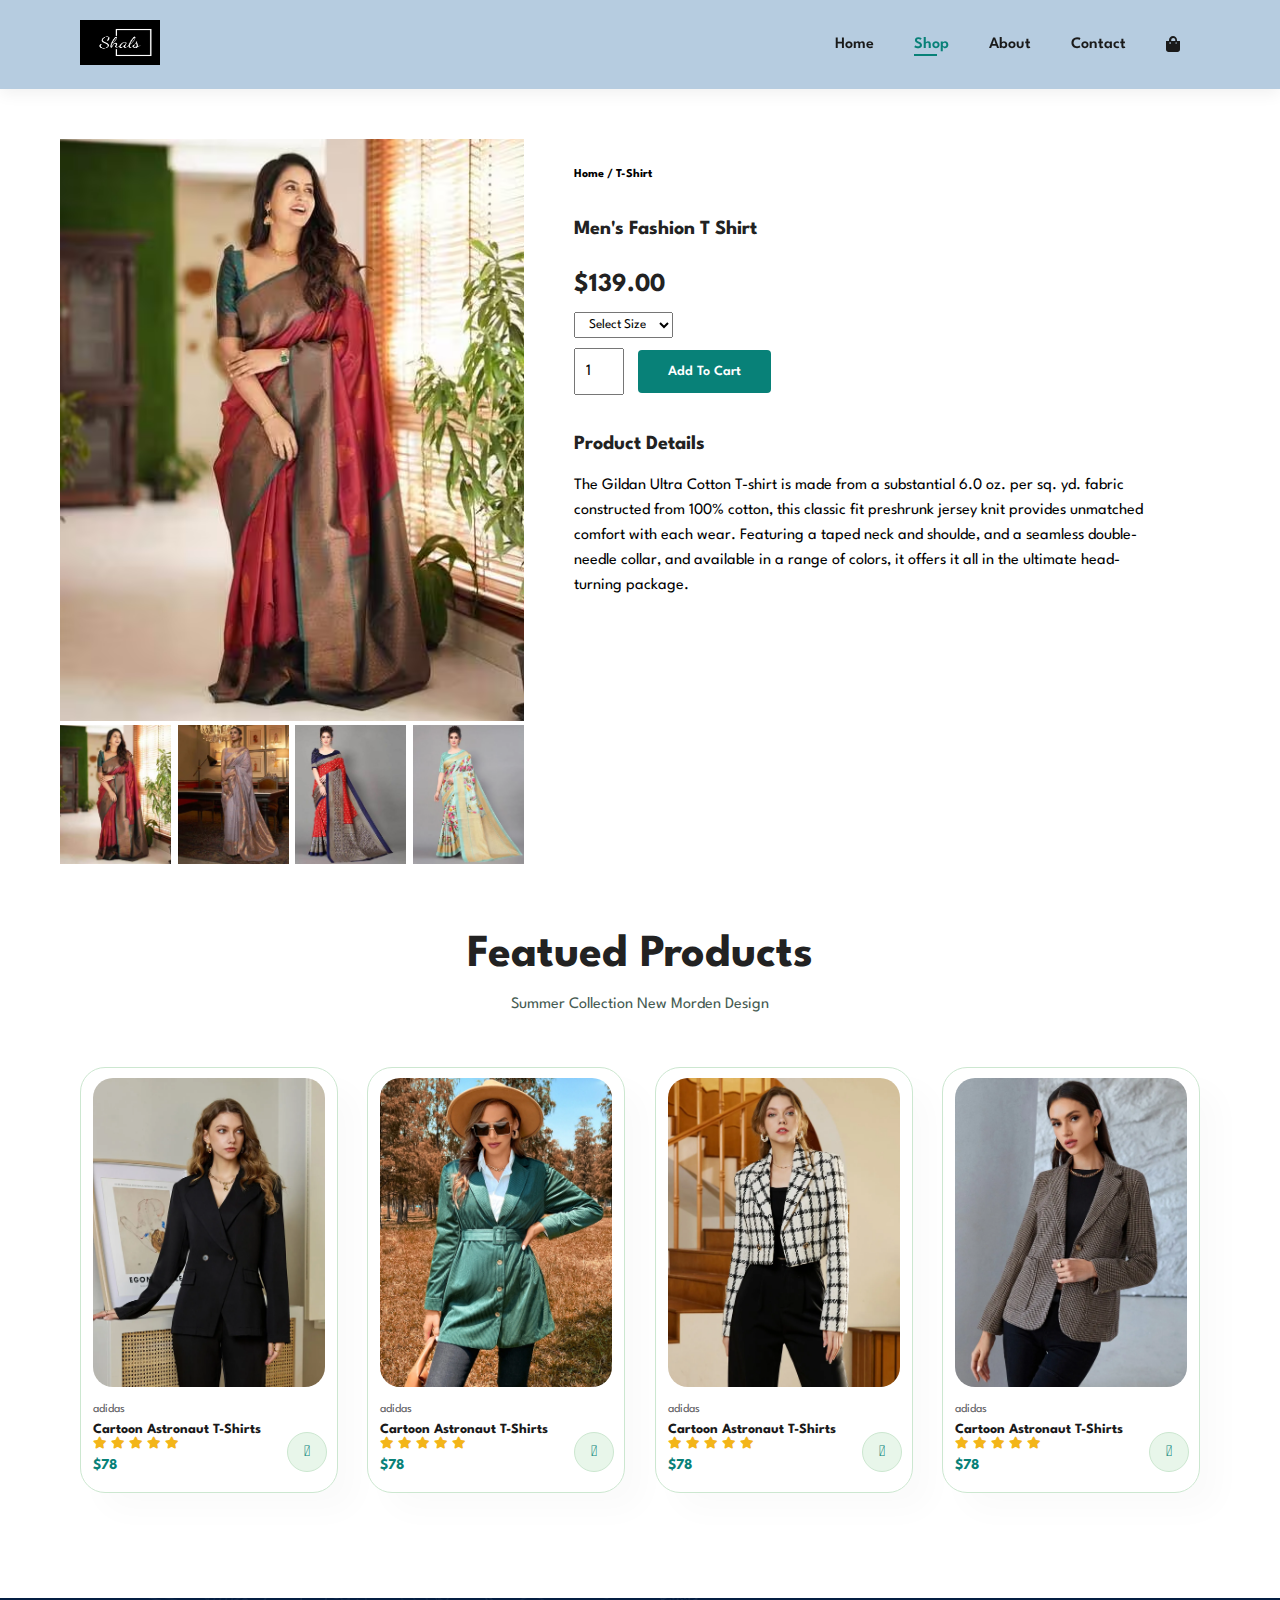
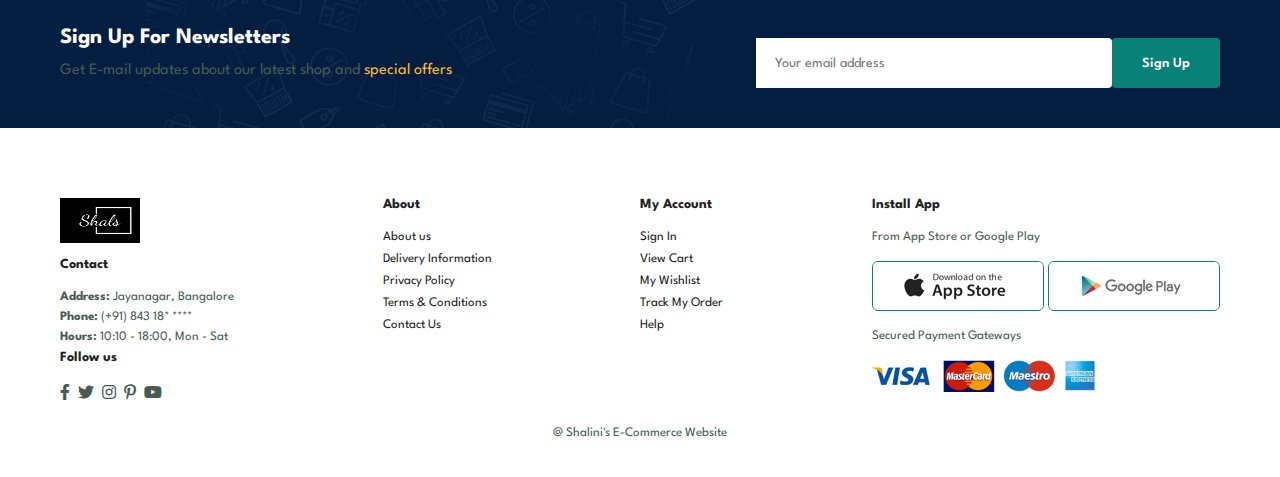
<file: sproduct.html>
<!DOCTYPE html>
<html lang="en">
<head>
    <meta charset="UTF-8">
    <meta http-equiv="X-UA-Compatible" content="IE=edge">
    <meta name="viewport" content="width=device-width, initial-scale=1.0">
    <title>Shalini</title>
    <link rel="icon" type="image/x-icon" href="img/favicon.ico">
    <!------------------Link CSS------------------------>
    <link rel="stylesheet" href="https://use.fontawesome.com/releases/v5.15.4/css/all.css"/>

    <link rel="stylesheet" href="style.css">
</head>

<body>
    <!------------------------------Header--------------------------------------->
    <section id="header">
        <a href="#"><img src="img/logo.png" class="logo" width="80" height="45" alt=""></a>

        <div>
            <ul id="navbar">
                <li><a  href="index.html">Home</a></li>
                <li><a class="active" href="shop.html">Shop</a></li>
                <li><a href="about.html">About</a></li>
                <li><a href="contact.html">Contact</a></li>
                <li><a href="cart.html"><i class="fas fa-shopping-bag "></i></a></li>
            </ul>
        </div>
        <div id="mobile">
            <a href="cart.html"><i class="fas fa-shopping-bag"></i></a>
            <i id="bar" class="fas fa-outdent"></i>
        </div>
    </section>

    <section id="prodetails" class="section-p1">
        <div class="single-pro-image">
            <img src="img/products/f1.jpg" width="100%" id="MainImg" alt="">

            <div class="small-img-group">
                <div class="small-img-col">
                    <img src="img/products/f1.jpg" width="100%" class="small-img" alt="">
                </div>
                <div class="small-img-col">
                    <img src="img/products/f2.jpg" width="100%" class="small-img" alt="">
                </div>
                <div class="small-img-col">
                    <img src="img/products/f3.jpg" width="100%" class="small-img" alt="">
                </div>
                <div class="small-img-col">
                    <img src="img/products/f4.jpg" width="100%" class="small-img" alt="">
                </div>
            </div>
        </div>

        <div class="single-pro-details">
            <h6>Home / T-Shirt</h6>
            <h4>Men's Fashion T Shirt</h4>
            <h2>$139.00</h2>
            <select>
                <option>Select Size</option>
                <option>XL</option>
                <option>XXL</option>
                <option>Small</option>
                <option>Large</option>
            </select>
            <input type="number" value="1">
            <button class="normal">Add To Cart</button>
            <h4>Product Details</h4>
            <span>The Gildan Ultra Cotton T-shirt is made from a substantial 6.0 oz. per 
            sq. yd. fabric constructed from 100% cotton, this classic fit preshrunk
            jersey knit provides unmatched comfort with each wear. Featuring a taped neck
            and shoulde, and a seamless double-needle collar, and available in a range 
            of colors, it offers it all in the ultimate head-turning package.</span>
        </div>
    </section>

        <!------------------------------Product1--------------------------------------->
        <section id="product1" class="section-p1">
            <h2>Featued Products</h2>
            <p>Summer Collection New Morden Design</p>
            <div class="pro-container">
                <div class="pro">
                    <img src="img/products/n1.jpg" alt="">
                    <div class="des">
                        <span>adidas</span>
                        <h5>Cartoon Astronaut T-Shirts</h5>
                        <div class="star">
                            <i class="fas fa-star"></i>
                            <i class="fas fa-star"></i>
                            <i class="fas fa-star"></i>
                            <i class="fas fa-star"></i>
                            <i class="fas fa-star"></i>
                        </div>
                        <h4>$78</h4>
                    </div>
                    <a href="#"><i class="fal fa-shopping-cart cart"></i></a>
                </div>
                <div class="pro">
                    <img src="img/products/n2.jpg" alt="">
                    <div class="des">
                        <span>adidas</span>
                        <h5>Cartoon Astronaut T-Shirts</h5>
                        <div class="star">
                            <i class="fas fa-star"></i>
                            <i class="fas fa-star"></i>
                            <i class="fas fa-star"></i>
                            <i class="fas fa-star"></i>
                            <i class="fas fa-star"></i>
                        </div>
                        <h4>$78</h4>
                    </div>
                    <a href="#"><i class="fal fa-shopping-cart cart"></i></a>
                </div>
                <div class="pro">
                    <img src="img/products/n3.jpg" alt="">
                    <div class="des">
                        <span>adidas</span>
                        <h5>Cartoon Astronaut T-Shirts</h5>
                        <div class="star">
                            <i class="fas fa-star"></i>
                            <i class="fas fa-star"></i>
                            <i class="fas fa-star"></i>
                            <i class="fas fa-star"></i>
                            <i class="fas fa-star"></i>
                        </div>
                        <h4>$78</h4>
                    </div>
                    <a href="#"><i class="fal fa-shopping-cart cart"></i></a>
                </div>
                <div class="pro">
                    <img src="img/products/n4.jpg" alt="">
                    <div class="des">
                        <span>adidas</span>
                        <h5>Cartoon Astronaut T-Shirts</h5>
                        <div class="star">
                            <i class="fas fa-star"></i>
                            <i class="fas fa-star"></i>
                            <i class="fas fa-star"></i>
                            <i class="fas fa-star"></i>
                            <i class="fas fa-star"></i>
                        </div>
                        <h4>$78</h4>
                    </div>
                    <a href="#"><i class="fal fa-shopping-cart cart"></i></a>
                </div>
                
            </div>
        </section>
    <!------------------------------NewsLetter--------------------------------------->
    <section id="newsletter" class="section-p1 section-m1">
        <div class="newstext">
            <h4>Sign Up For Newsletters</h4>
            <p>Get E-mail updates about our latest shop and <span>special offers</span></p>
        </div>
        <div class="form">
            <input type="text" placeholder="Your email address">
            <button class="normal">Sign Up</button>
        </div>
    </section>
    <!------------------------------Footer--------------------------------------->
    <footer class="section-p1">
        <div class="col">
            <img class="logo" src="img/logo.png" width="80" height="45" alt=""> <br>
            <h4>Contact</h4>
            <p><strong>Address: </strong> Jayanagar, Bangalore</p>
            <p><strong>Phone:</strong> (+91) 843 18* ****</p>
            <p><strong>Hours:</strong> 10:10 - 18:00, Mon - Sat</p>
            <div class="follow">
                <h4>Follow us</h4>
                <div class="icon">
                    <i class="fab fa-facebook-f"></i>
                    <i class="fab fa-twitter"></i>
                    <i class="fab fa-instagram"></i>
                    <i class="fab fa-pinterest-p"></i>
                    <i class="fab fa-youtube"></i>
                </div>
            </div>
        </div>

        <div class="col">
            <h4>About</h4>
            <a href="#">About us</a>
            <a href="#">Delivery Information</a>
            <a href="#">Privacy Policy</a>
            <a href="#">Terms & Conditions</a>
            <a href="#">Contact Us</a>
        </div>

        <div class="col">
            <h4>My Account</h4>
            <a href="#">Sign In</a>
            <a href="#">View Cart</a>
            <a href="#">My Wishlist</a>
            <a href="#">Track My Order</a>
            <a href="#">Help</a>
        </div>

        <div class="col install">
            <h4>Install App</h4>
            <p>From App Store or Google Play</p>
            <div class="row">
                <img src="img/pay/app.jpg" alt="">
                <img src="img/pay/play.jpg" alt="">
            </div>
            <p>Secured Payment Gateways </p>
            <img src="img/pay/pay.png" alt="">
        </div>

        <div class="copyright">
            <p>@ Shalini's E-Commerce Website</p>
        </div>
    </footer>

    <script>
        var MainImg = document.getElementById("MainImg");
        var smallimg = document.getElementsByClassName("small-img");

        smallimg[0].onclick = function() {
            MainImg.src = smallimg[0].src;
        }
        smallimg[1].onclick = function() {
            MainImg.src = smallimg[1].src;
        }
        smallimg[2].onclick = function() {
            MainImg.src = smallimg[2].src;
        }
        smallimg[3].onclick = function() {
            MainImg.src = smallimg[3].src;
        }
    </script>
    
    <script src="script.js"></script>
</body>

</html>
</file>
<file: style.css>
@import url('https://fonts.googleapis.com/css2?family=Spartan:wght@100;200;300;400;500;600;700;800;900&display=swap');
* {
    margin: 0;
    padding: 0;
    box-sizing: border-box;
    font-family: 'Spartan', sans-serif;
}

h1 {
    font-size: 50px;
    line-height: 64px;
    color: #222;
}

h2 {
    font-size: 46px;
    line-height: 54px;
    color: #222;
}

h4 {
    font-size: 20px;
    color: #222;
}

h6 {
    font-size: 12px;
    font-weight: 700;
}

p {
    font-size: 16px;
    color: #465b52;
    margin: 15px 0 20px 0;
}

.section-p1 {
    padding: 30px 60px;
}

.section-m1 {
    margin: 40px 0;
}

button.normal {
    font-size: 14px;
    font-weight: 600;
    padding: 15px 30px;
    color: #000;
    background-color: #fff;
    border-radius: 4px;
    cursor: pointer;
    outline: none;
    border: none;
    transition: 0.2s;
}

button.white {
    font-size: 13px;
    font-weight: 600;
    padding: 11px 18px;
    color: #fff;
    background-color: transparent;
    cursor: pointer;
    outline: none;
    border: 1px solid #fff;
    transition: 0.2s;
}

body {
    width: 100%;
}


/* Header Start */

#header {
    display: flex;
    align-items: center;
    justify-content: space-between;
    padding: 20px 80px;
    background: #b6cce0;
    box-shadow: 0 5px 15px rgb(0, 0, 0, 0.06);
    z-index: 999;
    position: sticky;
    top: 0;
    left: 0;
}

#navbar {
    display: flex;
    align-items: center;
    justify-content: center;
}

#navbar li {
    list-style: none;
    padding: 0 20px;
    position: relative;
}

#navbar li a {
    text-decoration: none;
    font-size: 16px;
    font-weight: 600;
    color: #1a1a1a;
    transition: 0.3s ease;
}

#navbar li a:hover,
#navbar li a.active {
    color: #088178;
}

#navbar li a.active::after,
#navbar li a:hover::after {
    content: " ";
    width: 30%;
    height: 2px;
    background: #088178;
    position: absolute;
    bottom: -4px;
    left: 20px;
}

#mobile {
    display: none;
    align-items: center;
}


/* Home Page */

#hero {
    background-image: url("img/hero4.png");
    height: 90vh;
    width: 100%;
    background-size: cover;
    background-position: top 25% right 0;
    padding: 0 80px;
    display: flex;
    flex-direction: column;
    align-items: flex-start;
    justify-content: center;
}

#hero h4 {
    padding-bottom: 15px;
}

#hero h1 {
    color: #088178;
}

#hero button {
    background-image: url("img/button.png");
    background-color: transparent;
    color: #088178;
    border: 0;
    padding: 14px 80px 14px 65px;
    background-repeat: no-repeat;
    cursor: pointer;
    font-weight: 700;
    font-size: 15px;
}

#feature {
    display: flex;
    align-items: center;
    justify-content: space-between;
    flex-wrap: wrap;
}

#feature .fe-box {
    width: 180px;
    text-align: center;
    padding: 25px 15px;
    box-shadow: 20px 20px 34px rgba(0, 0, 0, 0.03);
    border: 1px solid #cce7d0;
    border-radius: 4px;
    margin: 15px 0;
}

#feature .fe-box:hover {
    box-shadow: 10px 10px 54px rgba(70, 62, 221, 0.1);
}

#feature .fe-box img {
    width: 100%;
    margin-bottom: 10px;
}

#feature .fe-box h6 {
    display: inline-block;
    padding: 9px 8px 6px 8px;
    line-height: 1;
    border-radius: 4px;
    color: #088178;
    background-color: #fddde4;
}

#feature .fe-box:nth-child(2) h6 {
    background-color: #ccebbc;
}

#feature .fe-box:nth-child(3) h6 {
    background-color: #d1e8f2;
}

#feature .fe-box:nth-child(4) h6 {
    background-color: #cdd4f8;
}

#feature .fe-box:nth-child(5) h6 {
    background-color: #f6dbf6;
}

#feature .fe-box:nth-child(6) h6 {
    background-color: #fff2e5;
}

#product1 {
    text-align: center;
}

#product1 .pro-container {
    display: flex;
    justify-content: space-between;
    padding: 20px;
    flex-wrap: wrap;
}

#product1 .pro {
    width: 23%;
    min-width: 250px;
    padding: 10px 12px;
    border: 1px solid #cce7d0;
    border-radius: 25px;
    cursor: pointer;
    box-shadow: 20px 20px 30px rgba(0, 0, 0, 0.02);
    margin: 15px 0;
    transition: 0.2s ease;
    position: relative;
}

#product1 .pro:hover {
    box-shadow: 20px 20px 30px rgba(0, 0, 0, 0.06);
}

#product1 .pro img {
    width: 100%;
    border-radius: 20px;
}

#product1 .pro .des {
    text-align: start;
    padding: 10px 0;
}

#product1 .pro .des span {
    color: #606063;
    font-size: 12px;
}

#product1 .pro .des h5 {
    padding-top: 7px;
    color: #1a1a1a;
    font-size: 14px;
}

#product1 .pro .des i {
    font-size: 12px;
    color: rgb(243, 181, 25);
}

#product1 .pro .des h4 {
    padding-top: 7px;
    font-size: 15px;
    font-weight: 700;
    color: #088178;
}

#product1 .pro .cart {
    width: 40px;
    height: 40px;
    line-height: 40px;
    border-radius: 50px;
    background-color: #e8f6ea;
    font-weight: 500;
    color: #088178;
    border: 1px solid #cce7d0;
    position: absolute;
    bottom: 20px;
    right: 10px;
}

#banner {
    display: flex;
    flex-direction: column;
    justify-content: center;
    align-items: center;
    text-align: center;
    background-image: url("img/banner/b2.jpg");
    width: 100%;
    height: 40vh;
    background-size: cover;
    background-position: center;
}

#banner h4 {
    color: #fff;
    font-size: 16px;
}

#banner h2 {
    color: #fff;
    font-size: 30px;
    padding: 10px 0;
}

#banner h2 span {
    color: #ef3636;
}

#banner button:hover {
    background: #088178;
    color: #fff;
}

#sm-banner {
    display: flex;
    justify-content: space-between;
    flex-wrap: wrap;
}

#sm-banner .banner-box {
    display: flex;
    flex-direction: column;
    justify-content: center;
    align-items: flex-start;
    background-image: url("img/banner/b17.jpg");
    min-width: 580px;
    height: 50vh;
    background-size: cover;
    background-position: center;
    padding: 30px;
}

#sm-banner .banner-box2 {
    background-image: url("img/banner/b10.jpg");
}

#sm-banner h4 {
    color: #fff;
    font-size: 20px;
    font-weight: 300;
}

#sm-banner h2 {
    color: #fff;
    font-size: 28px;
    font-weight: 800;
}

#sm-banner span {
    color: #fff;
    font-size: 14px;
    font-weight: 500;
    padding-bottom: 15px;
}

#sm-banner .banner-box:hover button {
    background: #088178;
    border: 1px solid #088178;
}

#banner3 {
    display: flex;
    justify-content: space-between;
    flex-wrap: wrap;
    padding: 0 60px;
}

#banner3 .banner-box {
    display: flex;
    flex-direction: column;
    justify-content: center;
    align-items: flex-start;
    background-image: url("img/banner/b7.jpg");
    min-width: 30%;
    height: 30vh;
    background-size: cover;
    background-position: center;
    padding: 20px;
    margin-bottom: 20px;
}

#banner3 .banner-box2 {
    background-image: url("img/banner/b4.jpg");
}

#banner3 .banner-box3 {
    background-image: url("img/banner/b18.jpg");
}

#banner3 h2 {
    color: #fff;
    font-weight: 900;
    font-size: 22px;
}

#banner3 h3 {
    color: #ec544e;
    font-weight: 800;
    font-size: 15px;
}

#newsletter {
    display: flex;
    justify-content: space-between;
    flex-wrap: wrap;
    align-items: center;
    background-image: url("img/banner/b14.png");
    background-repeat: no-repeat;
    background-position: 20% 30%;
    background-color: #041e42;
}

#newsletter h4 {
    font-size: 22px;
    font-weight: 700;
    color: #fff;
}

#newletter p {
    font-size: 14px;
    font-weight: 600;
    color: #818ea0;
}

#newsletter p span {
    color: #ffbd27;
}

#newsletter .form {
    display: flex;
    width: 40%;
}

#newsletter input {
    height: 3.125rem;
    padding: 0 1.25em;
    font-size: 14px;
    width: 100%;
    border: 1px solid transparent;
    border-radius: 4px;
    outline: none;
    border-top-left-radius: 0;
    border-bottom-left-radius: 0;
}

#newsletter button {
    background-color: #088178;
    color: #fff;
    white-space: nowrap;
}

footer {
    display: flex;
    flex-wrap: wrap;
    justify-content: space-between;
}

footer .col {
    display: flex;
    flex-direction: column;
    align-items: flex-start;
    margin-bottom: 20px;
}

footer logo {
    margin-bottom: 30px;
}

footer h4 {
    font-size: 14px;
    padding-bottom: 20px;
}

footer p {
    font-size: 13px;
    margin: 0 0 8px 0;
}

footer a {
    font-size: 13px;
    text-decoration: none;
    color: #222;
    margin-bottom: 10px;
}

footer .follow i {
    color: #465b52;
    padding-right: 4px;
    cursor: pointer;
}

footer .install .row img {
    border: 1px solid #088178;
    border-radius: 6px;
}

footer .install img {
    margin: 10px 0 15px 0;
}

footer .follow i:hover,
footer a:hover {
    color: #088178;
}

footer .copyright {
    width: 100%;
    text-align: center;
}

/*----------------- Start Media Query------------------------- */

@media (max-width:799px) {
    #navbar {
        display: flex;
        flex-direction: column;
        align-items: flex-start;
        justify-content: flex-start;
        position: fixed;
        top: 0;
        right: -300px;
        height: 100vh;
        width: 300px;
        background-color: #E3E6F3;
        box-shadow: 0 40px 60px rgba(0, 0, 0, 0.1);
        padding: 80px 0 0 10px;
    }

    #navbar .active {
        right: 0px;
    }
    #navbar li {
        margin-bottom: 25px;
    }

    #mobile {
        display: flex;
        align-items: center;
    }
    #mobile i {
        color: #1a1a1a;
        font-size: 24px;
        padding-left: 20px;
    }

    /*------Single Product--------*/
    #prodetails {
        display: flex;
        flex-direction: column;
    }
    #prodetails .single-pro-image {
        width: 100%;
        margin-right: 0px;
    }
    #prodetails .single-pro-details {
        width: 100%;
    }

    /* About Page */
    #about-head {
        flex-direction: column;
    }
    #about-head img {
        width: 100%;
        margin-bottom: 20px;
    }
    #about-app div {
        padding-left: 0px;
    }
    #about-app .video {
        width: 100%;
    }
}
/*----------------- Shop page------------------------- */
#page-header {
    background-image: linear-gradient(rgba(0, 0, 0, 0.60), rgba(0, 0, 0, 0.60)), url("img/banner/b1.jpg");
    width: 100%;
    height: 40vh;
    background-size: cover;
    display: flex;
    justify-content: center;
    text-align: center;
    flex-direction: column;
    padding: 14px;
}

#page-header h2,
#page-header p {
    color: #fff;
}

#pagination {
    text-align: center;
}

#pagination a {
    text-decoration: none;
    background-color: #088178;
    padding: 15px 20px;
    border-radius: 4px;
    color: #fff;
    font-weight: 600;
}

#pagination a i {
    font-size: 16px;
    font-weight: 600;
}

/*----------------- Single Product------------------------- */

#prodetails {
    display: flex;
    margin-top: 20px;
}

#prodetails .single-pro-image {
    width: 40%;
    margin-right: 50px;
}

.small-img-group {
    display: flex;
    justify-content: space-between;
}

.small-img-col {
    flex-basis: 24%;
    cursor: pointer;
}

#prodetails .single-pro-details {
    width: 50%;
    padding-top: 30px;
}

#prodetails .single-pro-details h4 {
    padding: 40px 0 20px 0;
}

#prodetails .single-pro-details h2 {
    font-size: 26px;
}

#prodetails .single-pro-details select {
    display: block;
    padding: 5px 10px;
    margin-bottom: 10px;
}

#prodetails .single-pro-details input {
    width: 50px;
    height: 47px;
    padding-left: 10px;
    font-size: 16px;
    margin-right: 10px;
}

#prodetails .single-pro-details input:focus {
    outline: none;
}

#prodetails .single-pro-details button {
    background: #088178;
    color: #fff;
}

#prodetails .single-pro-details span {
    line-height: 25px;
}

/*-------------------------About Page---------------------*/
#page-header .about-header {
    background-image: url("img/about/banner.png");
}

#about-head {
    display: flex;
    align-items: center;
}

#about-head img {
    width: 50%;
    height: auto;
}

#about-head div {
    padding-left: 40px;
}

#about-app {
    text-align: center;
}

#about-app .video {
    width: 70%;
    height: 100%;
    margin: 30px auto 0 auto;
}

#about-app .video video {
    width: 100%;
    height: 100%;
    border-radius: 20px;
}
/*---------------------------Contact Page------------------------*/

#contact-details {
    display: flex;
    align-items: center;
    justify-content: space-between;
}

#contact-details .details {
    width: 40%;
}

#contact-details .details span,
#form-details form span {
    font-size: 12px;
}

#contact-details .details h2,
#form-details form h2 {
    font-size: 26px;
    line-height: 35px;
    padding: 20px 0;
}

#contact-details .details h3 {
    font-size: 26px;
    padding-bottom: 15px;
}

#contact-details li {
    list-style: none;
    display: flex;
    padding: 10px 0;
}

#contact-details li i {
    font-size: 14px;
    padding-right: 22px;
}

#contact-details .details li p {
    margin: 0;
    font-size: 14px;
}

#contact-details .map {
    width: 55%;
    height: 400px;
}

#contact-details .map iframe {
    width: 100%;
    height: 100%;
}

#form-details {
    display: flex;
    justify-content: space-between;
    margin: 30px;
    padding: 80px;
    border: 1px solid #e1e1e1;
}

#form-details form {
    width: 65%;
    display: flex;
    flex-direction: column;
    align-items: flex-start;
}

#form-details form input,
#form-details form textarea {
    width: 100%;
    padding: 12px 15px;
    outline: none;
    margin-bottom: 20px;
    border: 1px solid #e1e1e1;
}

#form-details form button {
    background-color: #088178;
    color: #fff;
}

#form-details .people div {
    padding-bottom: 25px;
    display: flex;
    align-items: flex-start;
}

#form-details .people div img {
    width: 65px;
    height: 65px;
    object-fit: cover;
    margin-left: 15px;
}

#form-details .people div p {
    margin: 0;
    font-size: 13px;
    line-height: 25px;
}

#form-details .people div p span {
    display: block;
    font-size: 16px;
    font-weight: 600;
    color: #000;
}
/*Cart Page */
#cart table {
    width: 100%;
    border-collapse: collapse;
    table-layout: fixed;
    white-space: nowrap;
}

#cart table img {
    width: 70px;
}

#cart table td:nth-child(1){
    width: 100px;
    text-align: center;
}

#cart table td:nth-child(2){
    width: 150px;
    text-align: center;
}

#cart table td:nth-child(3){
    width: 250px;
    text-align: center;
}

#cart table td:nth-child(4), 
#cart table td:nth-child(5), 
#cart table td:nth-child(6){
    width: 150px;
    text-align: center;
}

#cart table td:nth-child(5) input {
    width: 70px;
    padding: 10px 5px 10px 15px;
}

#cart table thead {
    border: 1px solid #e2e9e1;
    border-left: none;
    border-right: none;
}

#cart table thead td {
    font-weight: 700;
    text-transform: uppercase;
    font-size: 13px;
    padding: 18px 0;
}

#cart table tbody tr td {
    padding-top: 15px;
}

#cart table tbody td {
    font-size: 13px;
}

#cart-add {
    display: flex;
    flex-wrap: wrap;
    justify-content: space-between;
}

#coupon {
    width: 50%;
    margin-bottom: 30px;
}

#coupon h3,
#subtotal h3 {
    padding-bottom: 15px;
}

#coupon input {
    padding: 10px 20px;
    outline: none;
    width: 60%;
    margin-right: 10px;
    border: 1px solid #e2e9e1;
}

#coupon button,
#subtotal button {
    background-color: #088178;
    color: #fff;
    padding: 12px 20px;
}

#subtotal {
    width: 50%;
    margin-bottom: 30px;
    border: 1px solid #e2e9e1;padding: 30px;
}

#subtotal table {
    border-collapse: collapse;
    width: 100%;
    margin-bottom: 20px;
}

#subtotal table td {
    width: 50%;
    border: 1px solid #e2e9e1;
    padding: 10px;
    font-size: 13px;
}
</file>
